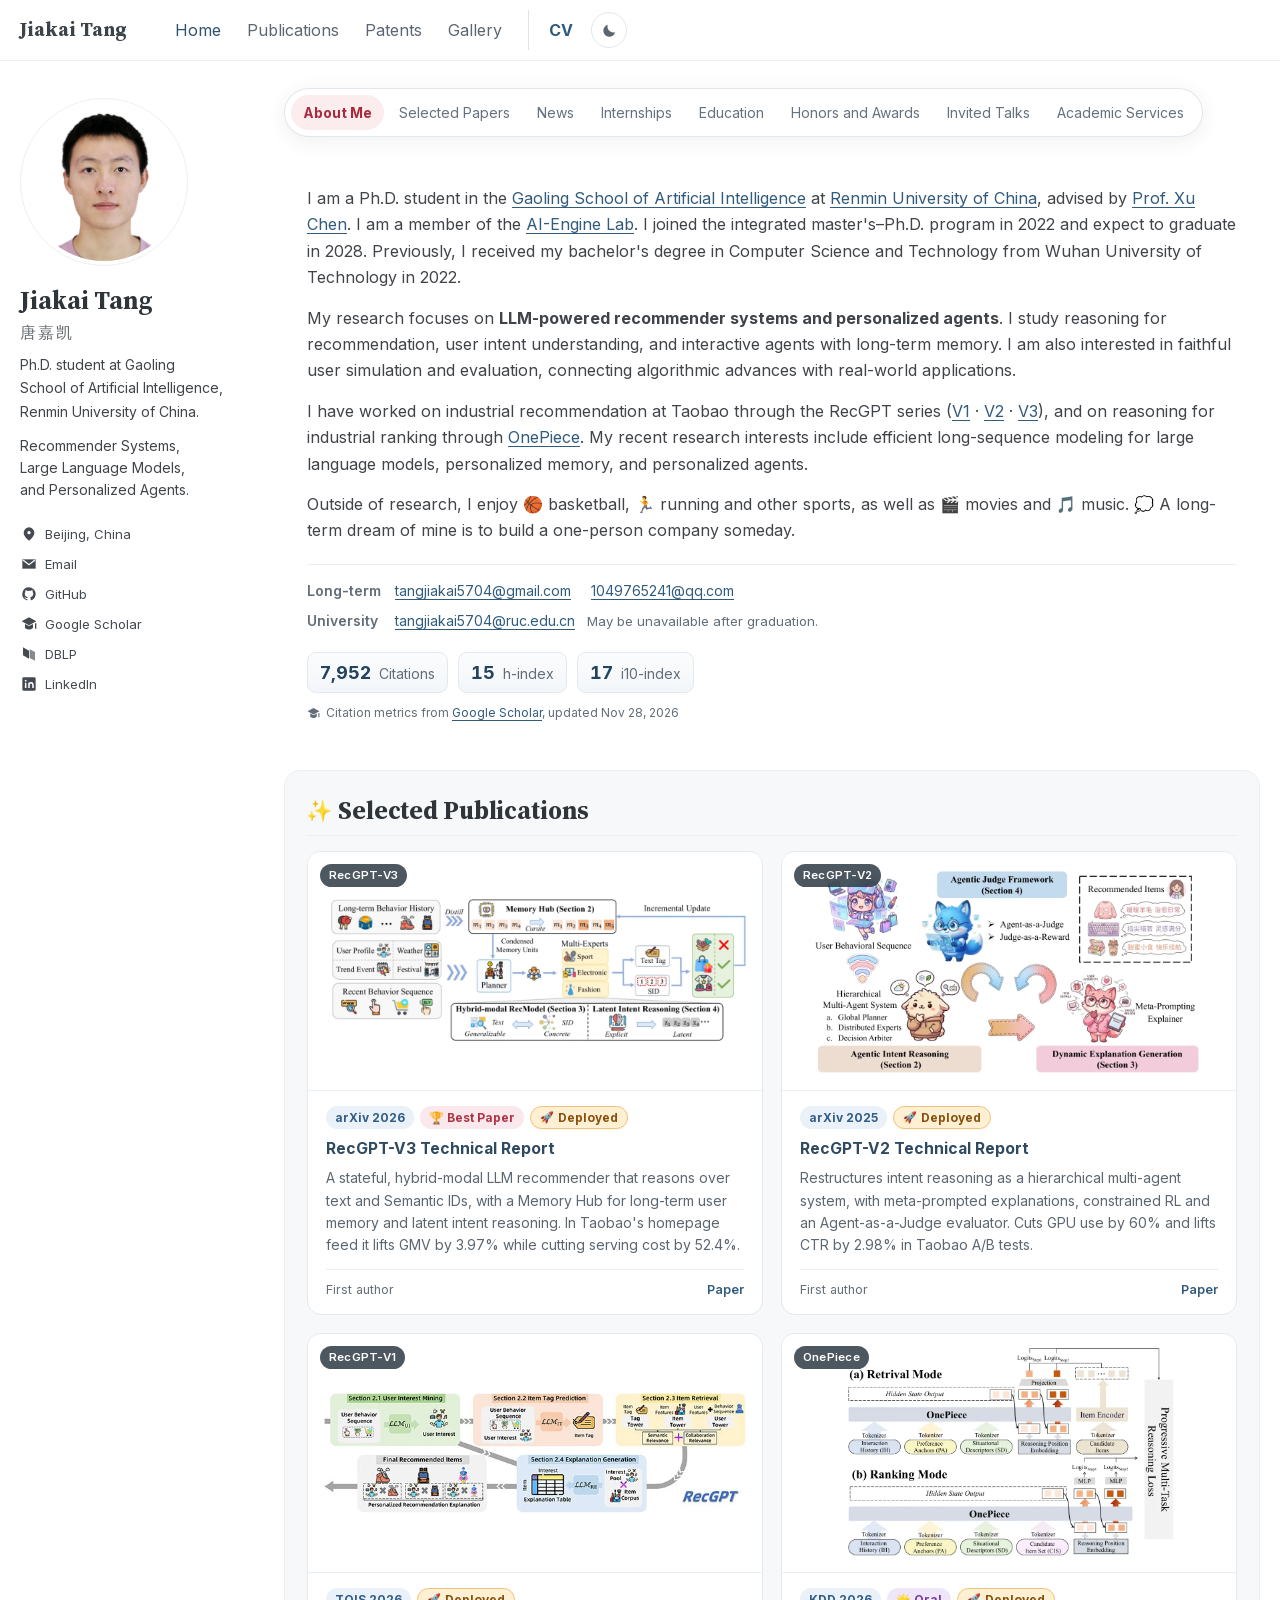
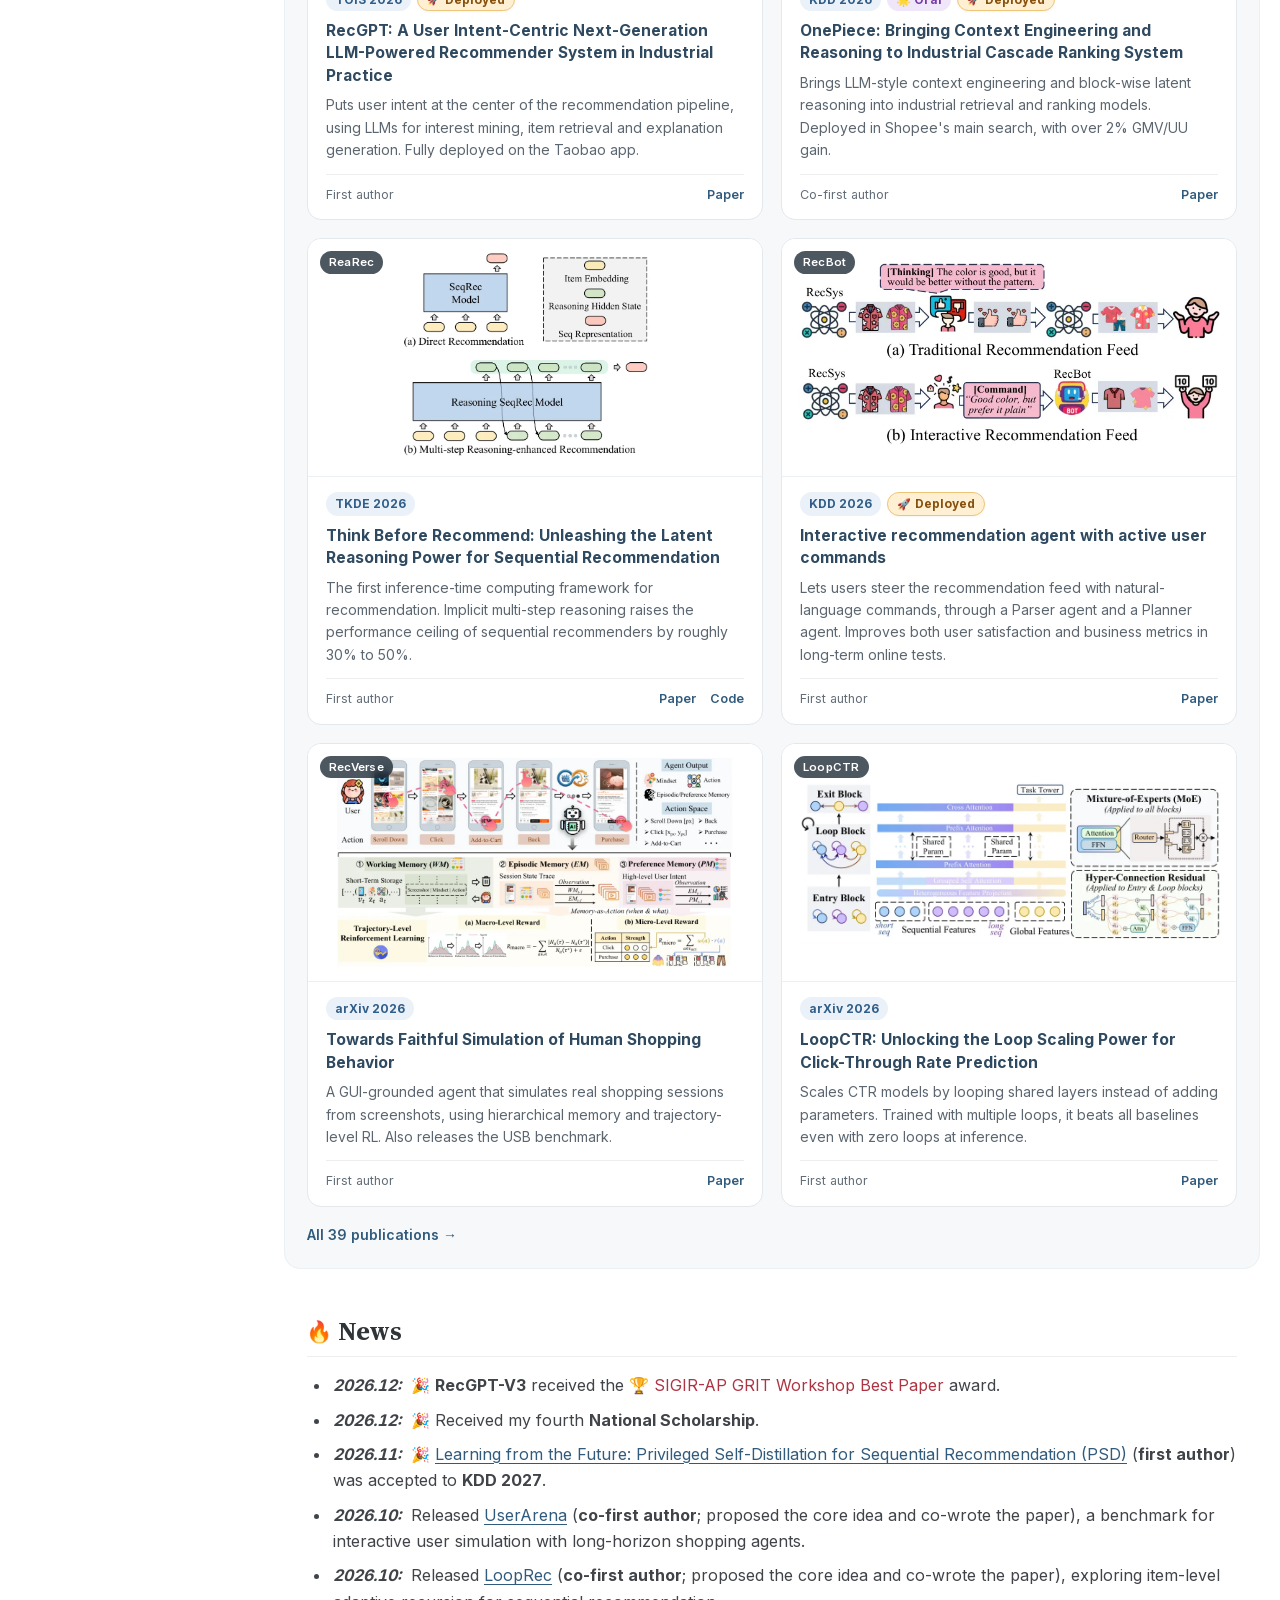
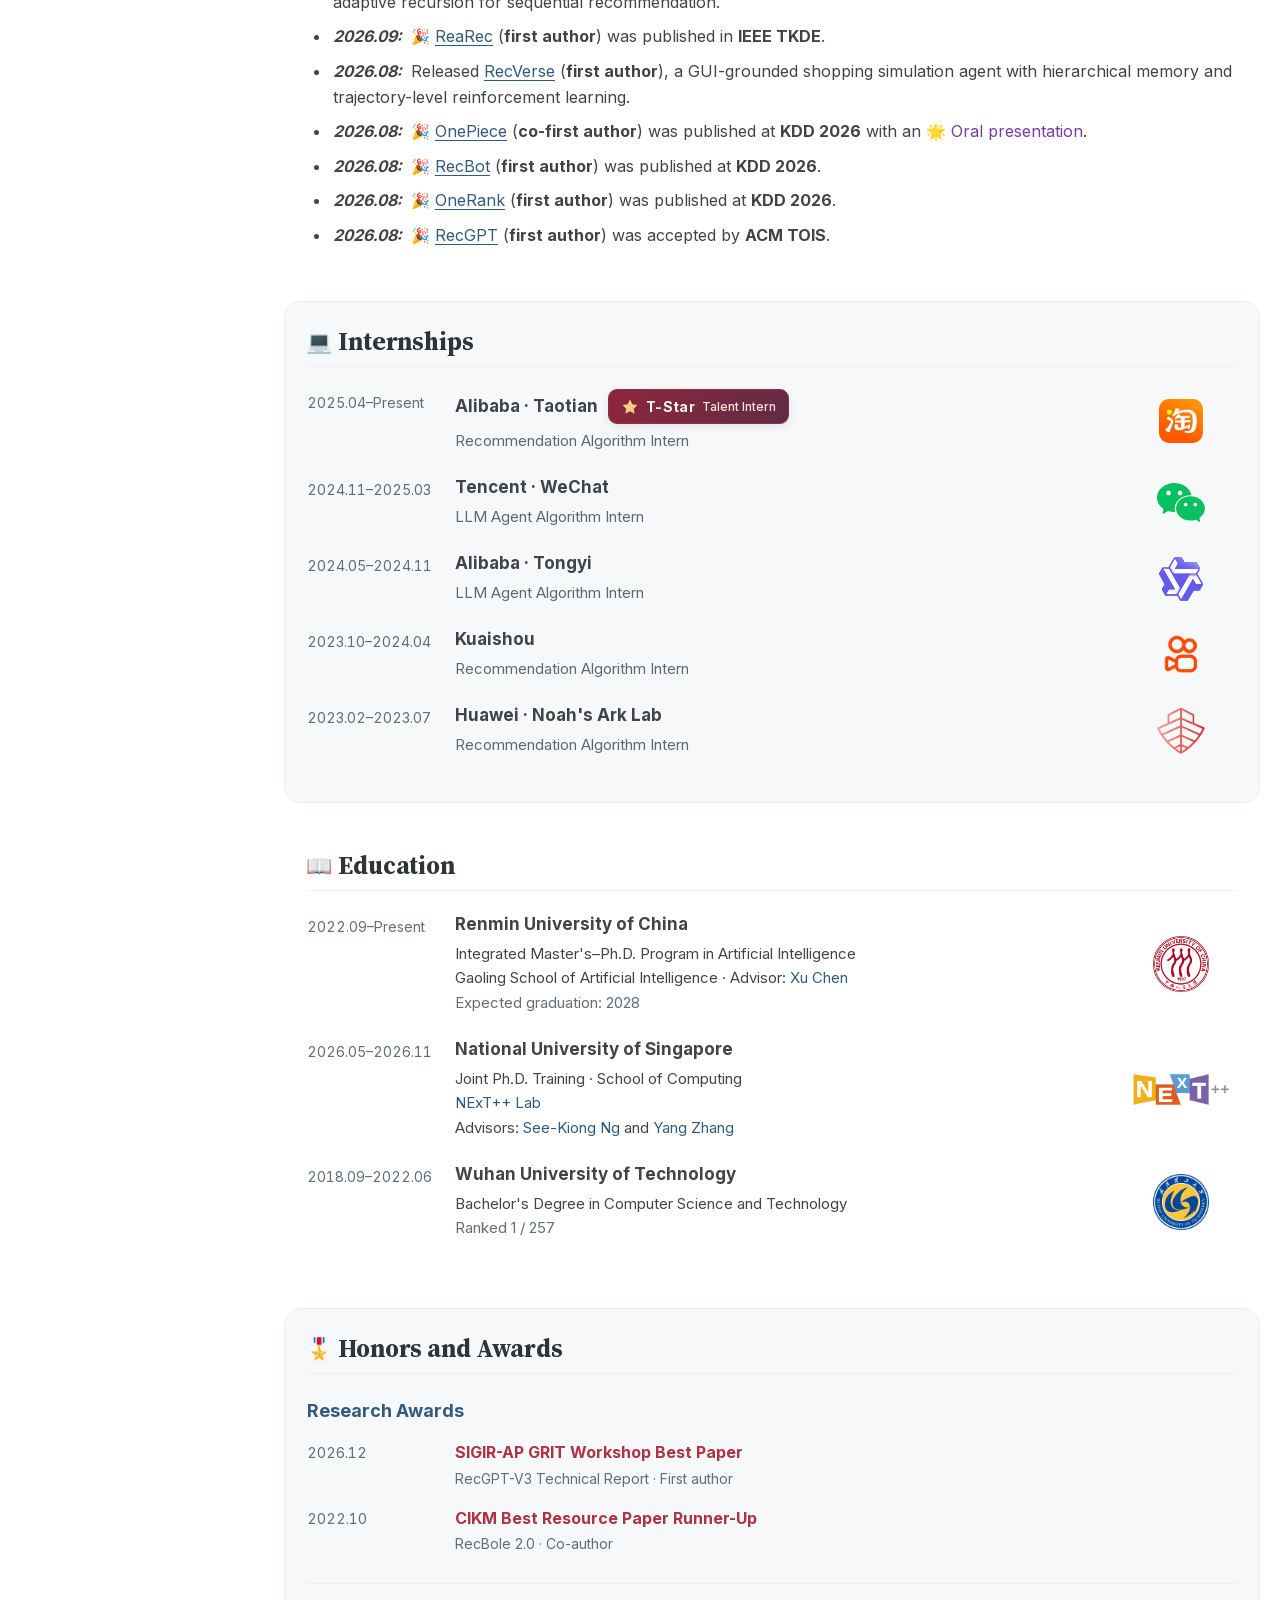
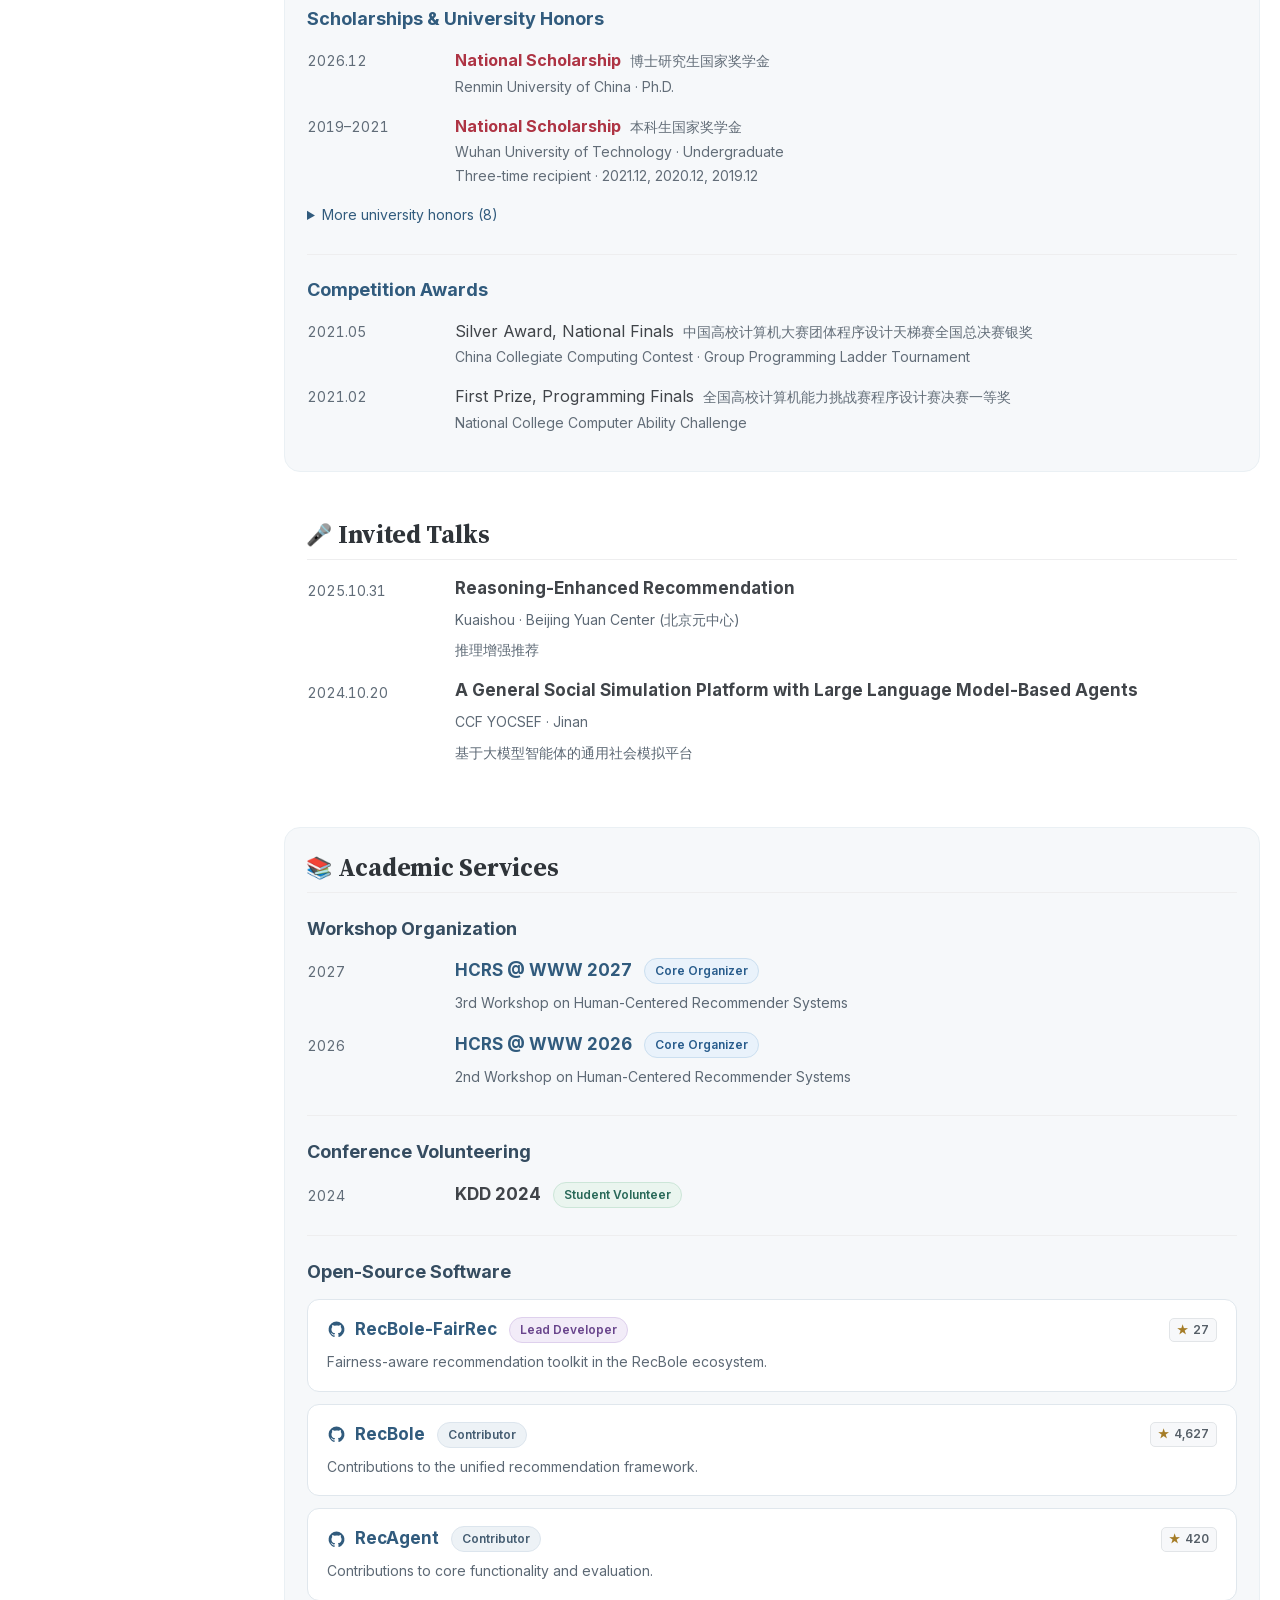
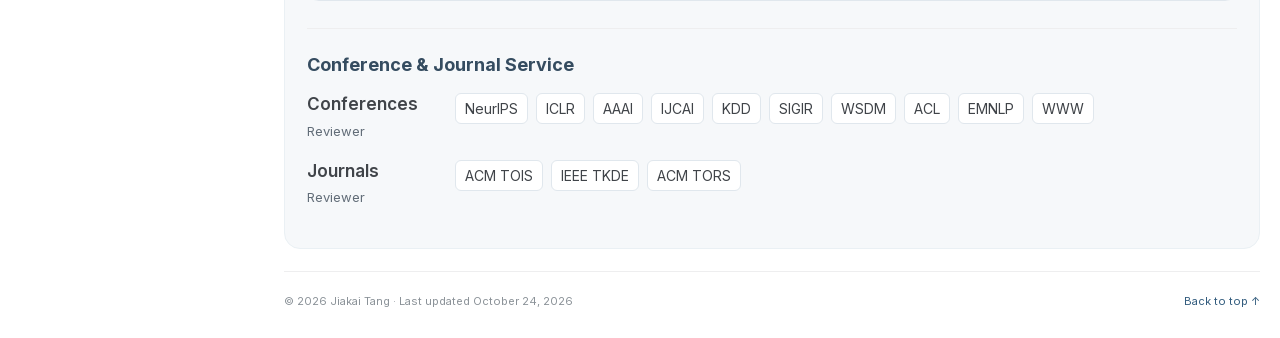
<file: index.html>
<!doctype html>
<html lang="en">
<head>
  <meta charset="utf-8">
  <meta name="viewport" content="width=device-width, initial-scale=1">
  <title>Jiakai Tang · 唐嘉凯</title>
  <meta name="description" content="Jiakai Tang is a Ph.D. student at Renmin University of China. Research on recommender systems, reasoning with large language models, and personalized agents.">
  <meta name="theme-color" content="#ffffff">
  <meta name="color-scheme" content="light">
  <script>
    // Light by default; apply a saved dark choice before the first paint.
    (() => {
      let theme;
      try { theme = localStorage.getItem('theme'); } catch {}
      document.documentElement.dataset.theme = theme === 'dark' ? 'dark' : 'light';
    })();
  </script>
  <meta name="google-site-verification" content="IjU5DXIl_b3xuy8beeihjfm2RMkB2Yd6SPrrIbL4gnI">
  <link rel="canonical" href="https://tangjiakai.github.io/">
  <meta property="og:type" content="profile">
  <meta property="og:title" content="Jiakai Tang · 唐嘉凯">
  <meta property="og:description" content="Jiakai Tang is a Ph.D. student at Renmin University of China. Research on recommender systems, reasoning with large language models, and personalized agents.">
  <meta property="og:url" content="https://tangjiakai.github.io/">
  <meta property="og:image" content="https://tangjiakai.github.io/assets/portrait.jpg">
  <link rel="icon" href="/favicon.ico?v=d891ac708d90" sizes="16x16 32x32 48x48" type="image/x-icon">
  <link rel="icon" href="assets/favicon-32.png?v=d891ac708d90" sizes="32x32" type="image/png">
  <link rel="icon" href="assets/favicon-16.png?v=d891ac708d90" sizes="16x16" type="image/png">
  <link rel="icon" href="assets/favicon.svg?v=d891ac708d90" type="image/svg+xml">
  <link rel="apple-touch-icon" href="/apple-touch-icon.png?v=d891ac708d90" sizes="180x180">
  <link rel="preload" href="assets/fonts/inter-latin.woff2" as="font" type="font/woff2" crossorigin>
  <link rel="stylesheet" href="assets/style.css?v=84a4698795c0">
  <script type="application/ld+json">{"@context": "https://schema.org", "@type": "Person", "name": "Jiakai Tang", "alternateName": "唐嘉凯", "url": "https://tangjiakai.github.io/", "image": "https://tangjiakai.github.io/assets/portrait.jpg", "affiliation": {"@type": "CollegeOrUniversity", "name": "Renmin University of China"}, "sameAs": ["https://github.com/TangJiakai", "https://scholar.google.com/citations?user=7kB-4sEAAAAJ", "https://dblp.org/pid/294/2295.html", "https://www.linkedin.com/in/%E5%98%89%E5%87%AF-%E5%94%90-744894299/"], "knowsAbout": ["Recommender Systems", "Large Language Models", "Personalized Agents"]}</script>
  <script src="assets/site.js?v=a91f11faf3ba" defer></script>
</head>
<body>
<a class="skip-link" href="#main">Skip to content</a>
<header class="masthead"><div class="nav-wrap">
  <a class="brand" href="index.html">Jiakai Tang</a>
  <nav aria-label="Main navigation"><div class="nav-sections"><a href="index.html" class="active" aria-current="page">Home</a><a href="publications.html">Publications</a><a href="patents.html">Patents</a><a href="gallery.html">Gallery</a></div><a class="nav-cv" href="assets/Jiakai-Tang-CV.pdf" target="_blank" rel="noopener" title="View CV in a new tab">CV</a><button type="button" class="theme-toggle" aria-label="Switch to dark mode" title="Switch theme"><svg class="icon-moon" viewBox="0 0 24 24" aria-hidden="true" focusable="false"><path d="M20 14.5A8.5 8.5 0 0 1 9.5 4a8.5 8.5 0 1 0 10.5 10.5Z"/></svg><svg class="icon-sun" viewBox="0 0 24 24" aria-hidden="true" focusable="false"><circle cx="12" cy="12" r="4.2"/><path d="M12 2.5v2.2M12 19.3v2.2M2.5 12h2.2M19.3 12h2.2M5.3 5.3l1.6 1.6M17.1 17.1l1.6 1.6M5.3 18.7l1.6-1.6M17.1 6.9l1.6-1.6"/></svg></button></nav>
</div></header>
<div class="page-layout">
  <aside class="profile" aria-label="Profile">
    <img class="portrait" src="assets/portrait.jpg" width="413" height="591" alt="Portrait of Jiakai Tang">
    <h1>Jiakai Tang <span lang="zh-CN">唐嘉凯</span></h1>
    <p class="affiliation">Ph.D. student at Gaoling School of Artificial Intelligence, Renmin University of China.</p>
    <p class="profile-interests">Recommender Systems,<br>Large Language Models,<br>and Personalized Agents.</p>
    <ul class="contact-links">
      <li><span class="contact-row"><svg class="contact-icon" viewBox="0 0 24 24" aria-hidden="true" focusable="false"><path d="M20 10c0 6-8 12-8 12S4 16 4 10a8 8 0 1 1 16 0Z"/><circle cx="12" cy="10" r="2.5" fill="white"/></svg><span>Beijing, China</span></span></li>
      <li><a class="contact-row" href="mailto:tangjiakai5704@gmail.com"><svg class="contact-icon" viewBox="0 0 24 24" aria-hidden="true" focusable="false"><path d="M2 5h20v14H2Z"/><path d="m3 6 9 7 9-7" fill="none" stroke="white" stroke-width="1.8"/></svg><span>Email</span></a></li>
      <li><a class="contact-row" href="https://github.com/TangJiakai"><svg class="contact-icon" viewBox="0 0 24 24" aria-hidden="true" focusable="false"><path d="M12 2a10 10 0 0 0-3.16 19.49c.5.09.68-.22.68-.48v-1.69c-2.78.61-3.37-1.18-3.37-1.18-.45-1.16-1.11-1.47-1.11-1.47-.91-.62.07-.61.07-.61 1 .07 1.53 1.03 1.53 1.03.89 1.53 2.34 1.09 2.91.83.09-.65.35-1.09.64-1.34-2.22-.25-4.56-1.11-4.56-4.94 0-1.09.39-1.99 1.03-2.69-.1-.25-.45-1.27.1-2.65 0 0 .84-.27 2.75 1.03A9.6 9.6 0 0 1 12 6.99c.85 0 1.71.11 2.51.34 1.91-1.3 2.75-1.03 2.75-1.03.55 1.38.2 2.4.1 2.65.64.7 1.03 1.6 1.03 2.69 0 3.84-2.34 4.69-4.57 4.94.36.31.68.92.68 1.85v2.58c0 .27.18.58.69.48A10 10 0 0 0 12 2Z"/></svg><span>GitHub</span></a></li>
      <li><a class="contact-row" href="https://scholar.google.com/citations?user=7kB-4sEAAAAJ"><svg class="contact-icon" viewBox="0 0 24 24" aria-hidden="true" focusable="false"><path d="m1 8 11-6 11 6-11 6Zm5 4 6 3 6-3v6c-4 3-8 3-12 0Zm15-1h2v8h-2Z"/></svg><span>Google Scholar</span></a></li>
      <li><a class="contact-row" href="https://dblp.org/pid/294/2295.html"><svg class="contact-icon" viewBox="0 0 24 24" aria-hidden="true" focusable="false"><path d="m3 2 9 5v12l-9-5Z"/><path d="m13 5 8 4v13l-8-4Z" opacity=".65"/></svg><span>DBLP</span></a></li>
      <li><a class="contact-row" href="https://www.linkedin.com/in/%E5%98%89%E5%87%AF-%E5%94%90-744894299/"><svg class="contact-icon" viewBox="0 0 24 24" aria-hidden="true" focusable="false"><rect x="2" y="2" width="20" height="20" rx="2"/><circle cx="7" cy="7" r="1.4" fill="white"/><path d="M7 10v8m5 0v-8m0 4c0-5 6-5 6 0v4" fill="none" stroke="white" stroke-width="2.3"/></svg><span>LinkedIn</span></a></li>
    </ul>
  </aside>
  <main id="main"><nav class="section-nav floating-nav" aria-label="On this page"><a href="#about">About Me</a><a href="#selected">Selected Papers</a><a href="#news">News</a><a href="#experience">Internships</a><a href="#education">Education</a><a href="#honors">Honors and Awards</a><a href="#talks">Invited Talks</a><a href="#service">Academic Services</a></nav>
<section class="home-section" id="about" aria-labelledby="about-title">
      <h2 id="about-title" class="sr-only">About Me</h2>
      <p>I am a Ph.D. student in the <a href="https://ai.ruc.edu.cn/">Gaoling School of Artificial Intelligence</a> at <a href="https://www.ruc.edu.cn/">Renmin University of China</a>, advised by <a href="https://ai.ruc.edu.cn/szdw/zrjs/cx/index.htm">Prof. Xu Chen</a>. I am a member of the <a href="https://ai-engine-lab.com/">AI-Engine Lab</a>. I joined the integrated master's–Ph.D. program in 2022 and expect to graduate in 2028. Previously, I received my bachelor's degree in Computer Science and Technology from Wuhan University of Technology in 2022.</p>
      <p>My research focuses on <strong>LLM-powered recommender systems and personalized agents</strong>. I study reasoning for recommendation, user intent understanding, and interactive agents with long-term memory. I am also interested in faithful user simulation and evaluation, connecting algorithmic advances with real-world applications.</p>
      <p>I have worked on industrial recommendation at Taobao through the RecGPT series (<a href="https://dl.acm.org/doi/10.1145/3846382" aria-label="RecGPT V1 paper">V1</a> · <a href="https://arxiv.org/abs/2512.14503" aria-label="RecGPT V2 technical report">V2</a> · <a href="https://arxiv.org/abs/2607.15591" aria-label="RecGPT V3 technical report">V3</a>), and on reasoning for industrial ranking through <a href="https://dl.acm.org/doi/10.1145/3770855.3818456">OnePiece</a>. My recent research interests include efficient long-sequence modeling for large language models, personalized memory, and personalized agents.</p>
      <p>Outside of research, I enjoy <span aria-hidden="true">🏀</span> basketball, <span aria-hidden="true">🏃</span> running and other sports, as well as <span aria-hidden="true">🎬</span> movies and <span aria-hidden="true">🎵</span> music. <span aria-hidden="true">💭</span> A long-term dream of mine is to build a one-person company someday.</p>
      <div class="email-contacts" aria-label="Email addresses">
        <div class="email-contact-row"><span class="email-label">Long-term</span><div class="email-options"><a href="mailto:tangjiakai5704@gmail.com">tangjiakai5704@gmail.com</a><a href="mailto:1049765241@qq.com">1049765241@qq.com</a></div></div>
        <div class="email-contact-row"><span class="email-label">University</span><div><a href="mailto:tangjiakai5704@ruc.edu.cn">tangjiakai5704@ruc.edu.cn</a><span class="email-note">May be unavailable after graduation.</span></div></div>
      </div>
      <ul class="stat-strip" aria-label="Google Scholar metrics">
        <li><a href="https://scholar.google.com/citations?user=7kB-4sEAAAAJ&hl=en"><strong>7,952</strong><span>Citations</span></a></li>
        <li><a href="https://scholar.google.com/citations?user=7kB-4sEAAAAJ&hl=en"><strong>15</strong><span>h-index</span></a></li>
        <li><a href="https://scholar.google.com/citations?user=7kB-4sEAAAAJ&hl=en"><strong>17</strong><span>i10-index</span></a></li>
      </ul>
      <p class="stat-note"><svg class="contact-icon" viewBox="0 0 24 24" aria-hidden="true" focusable="false"><path d="m1 8 11-6 11 6-11 6Zm5 4 6 3 6-3v6c-4 3-8 3-12 0Zm15-1h2v8h-2Z"/></svg><span>Citation metrics from <a href="https://scholar.google.com/citations?user=7kB-4sEAAAAJ&hl=en">Google Scholar</a>, updated Nov 28, 2026</span></p>
    </section>
<section class="home-section home-section--tinted" id="selected" aria-labelledby="selected-title">
      <h2 id="selected-title"><span aria-hidden="true">✨</span> Selected Publications</h2>
      <ul class="paper-cards"><li class="paper-card">
        <a class="paper-cover paper-cover--figure" href="https://arxiv.org/abs/2607.15591" tabindex="-1" aria-hidden="true"><img src="assets/papers/recgpt-v3.webp" alt="" loading="lazy" decoding="async"><span class="cover-chip">RecGPT-V3</span></a>
        <div class="paper-card-body">
          <p class="paper-tags"><span class="badge venue">arXiv 2026</span><span class="badge award">🏆 Best Paper</span><span class="badge deployed"><span aria-hidden="true">🚀</span> Deployed</span></p>
          <h3><a href="https://arxiv.org/abs/2607.15591">RecGPT-V3 Technical Report</a></h3>
          <p class="paper-summary">A stateful, hybrid-modal LLM recommender that reasons over text and Semantic IDs, with a Memory Hub for long-term user memory and latent intent reasoning. In Taobao&#x27;s homepage feed it lifts GMV by 3.97% while cutting serving cost by 52.4%.</p>
          <p class="paper-card-foot"><span>First author</span><span class="paper-actions"><a href="https://arxiv.org/abs/2607.15591">Paper</a></span></p>
        </div>
      </li><li class="paper-card">
        <a class="paper-cover paper-cover--figure" href="https://arxiv.org/abs/2512.14503" tabindex="-1" aria-hidden="true"><img src="assets/papers/recgpt-v2.webp" alt="" loading="lazy" decoding="async"><span class="cover-chip">RecGPT-V2</span></a>
        <div class="paper-card-body">
          <p class="paper-tags"><span class="badge venue">arXiv 2025</span><span class="badge deployed"><span aria-hidden="true">🚀</span> Deployed</span></p>
          <h3><a href="https://arxiv.org/abs/2512.14503">RecGPT-V2 Technical Report</a></h3>
          <p class="paper-summary">Restructures intent reasoning as a hierarchical multi-agent system, with meta-prompted explanations, constrained RL and an Agent-as-a-Judge evaluator. Cuts GPU use by 60% and lifts CTR by 2.98% in Taobao A/B tests.</p>
          <p class="paper-card-foot"><span>First author</span><span class="paper-actions"><a href="https://arxiv.org/abs/2512.14503">Paper</a></span></p>
        </div>
      </li><li class="paper-card">
        <a class="paper-cover paper-cover--figure" href="https://dl.acm.org/doi/10.1145/3846382" tabindex="-1" aria-hidden="true"><img src="assets/papers/recgpt.webp" alt="" loading="lazy" decoding="async"><span class="cover-chip">RecGPT-V1</span></a>
        <div class="paper-card-body">
          <p class="paper-tags"><span class="badge venue">TOIS 2026</span><span class="badge deployed"><span aria-hidden="true">🚀</span> Deployed</span></p>
          <h3><a href="https://dl.acm.org/doi/10.1145/3846382">RecGPT: A User Intent-Centric Next-Generation LLM-Powered Recommender System in Industrial Practice</a></h3>
          <p class="paper-summary">Puts user intent at the center of the recommendation pipeline, using LLMs for interest mining, item retrieval and explanation generation. Fully deployed on the Taobao app.</p>
          <p class="paper-card-foot"><span>First author</span><span class="paper-actions"><a href="https://dl.acm.org/doi/10.1145/3846382">Paper</a></span></p>
        </div>
      </li><li class="paper-card">
        <a class="paper-cover paper-cover--figure" href="https://dl.acm.org/doi/10.1145/3770855.3818456" tabindex="-1" aria-hidden="true"><img src="assets/papers/onepiece.webp" alt="" loading="lazy" decoding="async"><span class="cover-chip">OnePiece</span></a>
        <div class="paper-card-body">
          <p class="paper-tags"><span class="badge venue">KDD 2026</span><span class="badge oral">🌟 Oral</span><span class="badge deployed"><span aria-hidden="true">🚀</span> Deployed</span></p>
          <h3><a href="https://dl.acm.org/doi/10.1145/3770855.3818456">OnePiece: Bringing Context Engineering and Reasoning to Industrial Cascade Ranking System</a></h3>
          <p class="paper-summary">Brings LLM-style context engineering and block-wise latent reasoning into industrial retrieval and ranking models. Deployed in Shopee&#x27;s main search, with over 2% GMV/UU gain.</p>
          <p class="paper-card-foot"><span>Co-first author</span><span class="paper-actions"><a href="https://dl.acm.org/doi/10.1145/3770855.3818456">Paper</a></span></p>
        </div>
      </li><li class="paper-card">
        <a class="paper-cover paper-cover--figure" href="https://ieeexplore.ieee.org/document/11523596/" tabindex="-1" aria-hidden="true"><img src="assets/papers/rearec.webp" alt="" loading="lazy" decoding="async"><span class="cover-chip">ReaRec</span></a>
        <div class="paper-card-body">
          <p class="paper-tags"><span class="badge venue">TKDE 2026</span></p>
          <h3><a href="https://ieeexplore.ieee.org/document/11523596/">Think Before Recommend: Unleashing the Latent Reasoning Power for Sequential Recommendation</a></h3>
          <p class="paper-summary">The first inference-time computing framework for recommendation. Implicit multi-step reasoning raises the performance ceiling of sequential recommenders by roughly 30% to 50%.</p>
          <p class="paper-card-foot"><span>First author</span><span class="paper-actions"><a href="https://ieeexplore.ieee.org/document/11523596/">Paper</a><a href="https://github.com/TangJiakai/ReaRec">Code</a></span></p>
        </div>
      </li><li class="paper-card">
        <a class="paper-cover paper-cover--figure" href="https://dl.acm.org/doi/10.1145/3770855.3817619" tabindex="-1" aria-hidden="true"><img src="assets/papers/recbot.webp" alt="" loading="lazy" decoding="async"><span class="cover-chip">RecBot</span></a>
        <div class="paper-card-body">
          <p class="paper-tags"><span class="badge venue">KDD 2026</span><span class="badge deployed"><span aria-hidden="true">🚀</span> Deployed</span></p>
          <h3><a href="https://dl.acm.org/doi/10.1145/3770855.3817619">Interactive recommendation agent with active user commands</a></h3>
          <p class="paper-summary">Lets users steer the recommendation feed with natural-language commands, through a Parser agent and a Planner agent. Improves both user satisfaction and business metrics in long-term online tests.</p>
          <p class="paper-card-foot"><span>First author</span><span class="paper-actions"><a href="https://dl.acm.org/doi/10.1145/3770855.3817619">Paper</a></span></p>
        </div>
      </li><li class="paper-card">
        <a class="paper-cover paper-cover--figure" href="https://arxiv.org/abs/2608.20707" tabindex="-1" aria-hidden="true"><img src="assets/papers/recverse.webp" alt="" loading="lazy" decoding="async"><span class="cover-chip">RecVerse</span></a>
        <div class="paper-card-body">
          <p class="paper-tags"><span class="badge venue">arXiv 2026</span></p>
          <h3><a href="https://arxiv.org/abs/2608.20707">Towards Faithful Simulation of Human Shopping Behavior</a></h3>
          <p class="paper-summary">A GUI-grounded agent that simulates real shopping sessions from screenshots, using hierarchical memory and trajectory-level RL. Also releases the USB benchmark.</p>
          <p class="paper-card-foot"><span>First author</span><span class="paper-actions"><a href="https://arxiv.org/abs/2608.20707">Paper</a></span></p>
        </div>
      </li><li class="paper-card">
        <a class="paper-cover paper-cover--figure" href="https://arxiv.org/abs/2604.19550" tabindex="-1" aria-hidden="true"><img src="assets/papers/loopctr.webp" alt="" loading="lazy" decoding="async"><span class="cover-chip">LoopCTR</span></a>
        <div class="paper-card-body">
          <p class="paper-tags"><span class="badge venue">arXiv 2026</span></p>
          <h3><a href="https://arxiv.org/abs/2604.19550">LoopCTR: Unlocking the Loop Scaling Power for Click-Through Rate Prediction</a></h3>
          <p class="paper-summary">Scales CTR models by looping shared layers instead of adding parameters. Trained with multiple loops, it beats all baselines even with zero loops at inference.</p>
          <p class="paper-card-foot"><span>First author</span><span class="paper-actions"><a href="https://arxiv.org/abs/2604.19550">Paper</a></span></p>
        </div>
      </li></ul>
      <p class="section-more"><a href="publications.html">All 39 publications →</a></p>
    </section>
<section class="home-section" id="news" aria-labelledby="news-title">
      <h2 id="news-title"><span aria-hidden="true">🔥</span> News</h2>
      <ul class="news-list"><li><time datetime="2026-12">2026.12</time><span><span class="news-celebration" aria-hidden="true">🎉</span> <strong>RecGPT-V3</strong> received the <span class="award-text">🏆 SIGIR-AP GRIT Workshop Best Paper</span> award.</span></li><li><time datetime="2026-12">2026.12</time><span><span class="news-celebration" aria-hidden="true">🎉</span> Received my fourth <strong>National Scholarship</strong>.</span></li><li><time datetime="2026-11">2026.11</time><span><span class="news-celebration" aria-hidden="true">🎉</span> <a href="publications.html#paper-14">Learning from the Future: Privileged Self-Distillation for Sequential Recommendation (PSD)</a> (<strong>first author</strong>) was accepted to <strong>KDD 2027</strong>.</span></li><li><time datetime="2026-10">2026.10</time><span>Released <a href="https://arxiv.org/abs/2610.30932">UserArena</a> (<strong>co-first author</strong>; proposed the core idea and co-wrote the paper), a benchmark for interactive user simulation with long-horizon shopping agents.</span></li><li><time datetime="2026-10">2026.10</time><span>Released <a href="https://arxiv.org/abs/2610.30128">LoopRec</a> (<strong>co-first author</strong>; proposed the core idea and co-wrote the paper), exploring item-level adaptive recursion for sequential recommendation.</span></li><li><time datetime="2026-09">2026.09</time><span><span class="news-celebration" aria-hidden="true">🎉</span> <a href="https://ieeexplore.ieee.org/document/11523596/">ReaRec</a> (<strong>first author</strong>) was published in <strong>IEEE TKDE</strong>.</span></li><li><time datetime="2026-08">2026.08</time><span>Released <a href="https://arxiv.org/abs/2608.20707">RecVerse</a> (<strong>first author</strong>), a GUI-grounded shopping simulation agent with hierarchical memory and trajectory-level reinforcement learning.</span></li><li><time datetime="2026-08">2026.08</time><span><span class="news-celebration" aria-hidden="true">🎉</span> <a href="https://dl.acm.org/doi/10.1145/3770855.3818456">OnePiece</a> (<strong>co-first author</strong>) was published at <strong>KDD 2026</strong> with an <span class="oral-text">🌟 Oral presentation</span>.</span></li><li><time datetime="2026-08">2026.08</time><span><span class="news-celebration" aria-hidden="true">🎉</span> <a href="https://dl.acm.org/doi/10.1145/3770855.3817619">RecBot</a> (<strong>first author</strong>) was published at <strong>KDD 2026</strong>.</span></li><li><time datetime="2026-08">2026.08</time><span><span class="news-celebration" aria-hidden="true">🎉</span> <a href="https://dl.acm.org/doi/10.1145/3770855.3818457">OneRank</a> (<strong>first author</strong>) was published at <strong>KDD 2026</strong>.</span></li><li><time datetime="2026-08">2026.08</time><span><span class="news-celebration" aria-hidden="true">🎉</span> <a href="https://dl.acm.org/doi/10.1145/3846382">RecGPT</a> (<strong>first author</strong>) was accepted by <strong>ACM TOIS</strong>.</span></li></ul>
    </section>
<section class="home-section home-section--tinted" id="experience" aria-labelledby="experience-title">
      <h2 id="experience-title"><span aria-hidden="true">💻</span> Internships</h2>
      <ul class="dated-list experience-list">
        <li><span class="date">2025.04–Present</span><div class="employer"><span class="company-logo company-logo--taotian" aria-hidden="true"><img src="assets/logos/taotian.png" alt="" loading="lazy" decoding="async"></span><div><h3 class="employer-heading"><span>Alibaba · Taotian</span><span class="talent-badge" title="T-Star 人才实习"><svg viewBox="0 0 24 24" aria-hidden="true" focusable="false"><path d="m12 2 3.1 6.3 6.9 1-5 4.9 1.2 6.8-6.2-3.2L5.8 21 7 14.2 2 9.3l6.9-1Z"/></svg><strong>T-Star</strong><span>Talent Intern</span></span></h3><p class="position">Recommendation Algorithm Intern</p></div></div></li>
        <li><span class="date">2024.11–2025.03</span><div class="employer"><span class="company-logo company-logo--wechat" aria-hidden="true"><img src="assets/logos/wechat.svg" alt="" loading="lazy" decoding="async"></span><div><h3>Tencent · WeChat</h3><p class="position">LLM Agent Algorithm Intern</p></div></div></li>
        <li><span class="date">2024.05–2024.11</span><div class="employer"><span class="company-logo company-logo--tongyi" aria-hidden="true"><img src="assets/logos/tongyi.svg" alt="" loading="lazy" decoding="async"></span><div><h3>Alibaba · Tongyi</h3><p class="position">LLM Agent Algorithm Intern</p></div></div></li>
        <li><span class="date">2023.10–2024.04</span><div class="employer"><span class="company-logo company-logo--kuaishou" aria-hidden="true"><img src="assets/logos/kuaishou.png" alt="" loading="lazy" decoding="async"></span><div><h3>Kuaishou</h3><p class="position">Recommendation Algorithm Intern</p></div></div></li>
        <li><span class="date">2023.02–2023.07</span><div class="employer"><span class="company-logo company-logo--noah" aria-hidden="true"><img src="assets/logos/noah.png" alt="" loading="lazy" decoding="async"></span><div><h3>Huawei · Noah's Ark Lab</h3><p class="position">Recommendation Algorithm Intern</p></div></div></li>
      </ul>
    </section>
<section class="home-section" id="education" aria-labelledby="education-title">
      <h2 id="education-title"><span aria-hidden="true">📖</span> Education</h2>
      <ul class="dated-list education-list">
        <li><span class="date">2022.09–Present</span><div class="school"><span class="school-logo" aria-hidden="true"><img src="assets/logos/ruc.webp" alt="" width="56" height="56" loading="lazy" decoding="async"></span><h3>Renmin University of China</h3><p>Integrated Master's–Ph.D. Program in Artificial Intelligence<br>Gaoling School of Artificial Intelligence · Advisor: <a href="https://ai.ruc.edu.cn/szdw/zrjs/cx/index.htm" target="_blank" rel="noopener">Xu Chen</a><br><span class="muted">Expected graduation: 2028</span></p></div></li>
        <li><span class="date">2026.05–2026.11</span><div class="school school--next"><span class="school-logo school-logo--next" aria-hidden="true"><img src="assets/logos/next.png" alt="" width="100" height="56" loading="lazy" decoding="async"></span><h3>National University of Singapore</h3><p>Joint Ph.D. Training · School of Computing<br><a href="https://www.nextcenter.org/" target="_blank" rel="noopener">NExT++ Lab</a><br>Advisors: <a href="https://www.comp.nus.edu.sg/cs/people/ngsk/" target="_blank" rel="noopener">See-Kiong Ng</a> and <a href="https://zyang1580.github.io/" target="_blank" rel="noopener">Yang Zhang</a></p></div></li>
        <li><span class="date">2018.09–2022.06</span><div class="school"><span class="school-logo" aria-hidden="true"><img src="assets/logos/whut.png" alt="" width="56" height="56" loading="lazy" decoding="async"></span><h3>Wuhan University of Technology</h3><p>Bachelor's Degree in Computer Science and Technology<br><span class="muted">Ranked 1 / 257</span></p></div></li>
      </ul>
    </section>
<section class="home-section home-section--tinted" id="honors" aria-labelledby="honors-title">
      <h2 id="honors-title"><span aria-hidden="true">🎖️</span> Honors and Awards</h2>
      <div class="honor-group"><h3 class="honor-group-title">Research Awards</h3><ul class="dated-list honors-list"><li><span class="date">2026.12</span><div><strong class="award-text">SIGIR-AP GRIT Workshop Best Paper</strong><span class="honor-detail">RecGPT-V3 Technical Report · First author</span></div></li><li><span class="date">2022.10</span><div><strong class="award-text">CIKM Best Resource Paper Runner-Up</strong><span class="honor-detail">RecBole 2.0 · Co-author</span></div></li></ul></div><div class="honor-group"><h3 class="honor-group-title">Scholarships &amp; University Honors</h3><ul class="dated-list honors-list"><li><span class="date">2026.12</span><div><strong class="award-text">National Scholarship</strong><span class="honor-cn" lang="zh-CN">博士研究生国家奖学金</span><span class="honor-detail">Renmin University of China · Ph.D.</span></div></li><li><span class="date">2019–2021</span><div><strong class="award-text">National Scholarship</strong><span class="honor-cn" lang="zh-CN">本科生国家奖学金</span><span class="honor-detail">Wuhan University of Technology · Undergraduate</span><span class="honor-detail">Three-time recipient · 2021.12, 2020.12, 2019.12</span></div></li></ul><details class="honor-more"><summary>More university honors (8)</summary><ul class="dated-list honors-list"><li><span class="date">2023–2025</span><div>Academic Excellence Scholarship<span class="honor-cn" lang="zh-CN">学习优秀奖学金</span><span class="honor-detail">Renmin University of China</span><span class="honor-detail">First class: 2024.12 · Third class: 2025.11, 2023.11</span></div></li><li><span class="date">2023–2025</span><div>Merit Student<span class="honor-cn" lang="zh-CN">三好学生</span><span class="honor-detail">Renmin University of China</span><span class="honor-detail">Two-time recipient · 2025.09, 2023.09</span></div></li><li><span class="date">2023.09</span><div>Outstanding Student Leader<span class="honor-cn" lang="zh-CN">优秀学生干部</span><span class="honor-detail">Renmin University of China</span></div></li><li><span class="date">2023.09</span><div>Third-Class Scholarship for Social Work and Volunteer Service<span class="honor-cn" lang="zh-CN">社会工作与志愿服务骨干三等奖学金</span><span class="honor-detail">Renmin University of China</span></div></li><li><span class="date">2022</span><div>Outstanding Graduate<span class="honor-cn" lang="zh-CN">优秀本科毕业生</span><span class="honor-detail">Wuhan University of Technology</span></div></li><li><span class="date">2019–2020</span><div>Model Merit Student<span class="honor-cn" lang="zh-CN">校三好学生标兵</span><span class="honor-detail">Wuhan University of Technology</span><span class="honor-detail">Two-time recipient · 2020.11, 2019.11</span></div></li><li><span class="date">2020</span><div>Outstanding Youth League Cadre<span class="honor-cn" lang="zh-CN">校优秀共青团干部</span><span class="honor-detail">Wuhan University of Technology · Academic year 2019–2020</span></div></li><li><span class="date">2019.05</span><div>Outstanding Youth League Member<span class="honor-cn" lang="zh-CN">校优秀团员</span><span class="honor-detail">Wuhan University of Technology · Academic year 2018–2019</span></div></li></ul></details></div><div class="honor-group"><h3 class="honor-group-title">Competition Awards</h3><ul class="dated-list honors-list"><li><span class="date">2021.05</span><div>Silver Award, National Finals<span class="honor-cn" lang="zh-CN">中国高校计算机大赛团体程序设计天梯赛全国总决赛银奖</span><span class="honor-detail">China Collegiate Computing Contest · Group Programming Ladder Tournament</span></div></li><li><span class="date">2021.02</span><div>First Prize, Programming Finals<span class="honor-cn" lang="zh-CN">全国高校计算机能力挑战赛程序设计赛决赛一等奖</span><span class="honor-detail">National College Computer Ability Challenge</span></div></li></ul></div>
    </section>
<section class="home-section" id="talks" aria-labelledby="talks-title">
      <h2 id="talks-title"><span aria-hidden="true">🎤</span> Invited Talks</h2>
      <ul class="dated-list workshop-list"><li><time class="date" datetime="2025-10-31">2025.10.31</time><div><div class="service-entry-heading"><h4>Reasoning-Enhanced Recommendation</h4></div><p class="service-description">Kuaishou · Beijing Yuan Center (北京元中心)</p><p class="service-description" lang="zh-CN">推理增强推荐</p></div></li><li><time class="date" datetime="2024-10-20">2024.10.20</time><div><div class="service-entry-heading"><h4>A General Social Simulation Platform with Large Language Model-Based Agents</h4></div><p class="service-description">CCF YOCSEF · Jinan</p><p class="service-description" lang="zh-CN">基于大模型智能体的通用社会模拟平台</p></div></li></ul>
    </section>
<section class="home-section home-section--tinted" id="service" aria-labelledby="service-title">
      <h2 id="service-title"><span aria-hidden="true">📚</span> Academic Services</h2>
      <div class="service-group">
        <h3 class="service-group-title">Workshop Organization</h3>
        <ul class="dated-list workshop-list"><li><span class="date">2027</span><div><div class="service-entry-heading"><h4><a href="https://hcrs2027.github.io/">HCRS @ WWW 2027</a></h4><span class="service-role service-role--organizer">Core Organizer</span></div><p class="service-description">3rd Workshop on Human-Centered Recommender Systems</p></div></li><li><span class="date">2026</span><div><div class="service-entry-heading"><h4><a href="https://hcrec.github.io/">HCRS @ WWW 2026</a></h4><span class="service-role service-role--organizer">Core Organizer</span></div><p class="service-description">2nd Workshop on Human-Centered Recommender Systems</p></div></li></ul>
      </div>
      <div class="service-group" id="conference-volunteering">
        <h3 class="service-group-title">Conference Volunteering</h3>
        <ul class="dated-list workshop-list"><li><span class="date">2024</span><div class="service-entry-heading"><h4>KDD 2024</h4><span class="service-role service-role--volunteer">Student Volunteer</span></div></li></ul>
      </div>
      <div class="service-group">
        <h3 class="service-group-title">Open-Source Software</h3>
        <ul class="software-list"><li><div class="software-heading"><h4><a href="https://github.com/TangJiakai/RecBole-FairRec"><svg class="contact-icon" viewBox="0 0 24 24" aria-hidden="true" focusable="false"><path d="M12 2a10 10 0 0 0-3.16 19.49c.5.09.68-.22.68-.48v-1.69c-2.78.61-3.37-1.18-3.37-1.18-.45-1.16-1.11-1.47-1.11-1.47-.91-.62.07-.61.07-.61 1 .07 1.53 1.03 1.53 1.03.89 1.53 2.34 1.09 2.91.83.09-.65.35-1.09.64-1.34-2.22-.25-4.56-1.11-4.56-4.94 0-1.09.39-1.99 1.03-2.69-.1-.25-.45-1.27.1-2.65 0 0 .84-.27 2.75 1.03A9.6 9.6 0 0 1 12 6.99c.85 0 1.71.11 2.51.34 1.91-1.3 2.75-1.03 2.75-1.03.55 1.38.2 2.4.1 2.65.64.7 1.03 1.6 1.03 2.69 0 3.84-2.34 4.69-4.57 4.94.36.31.68.92.68 1.85v2.58c0 .27.18.58.69.48A10 10 0 0 0 12 2Z"/></svg>RecBole-FairRec</a></h4><span class="service-role service-role--lead">Lead Developer</span><a class="github-stars" href="https://github.com/TangJiakai/RecBole-FairRec" aria-label="tangjiakai/recbole-fairrec: 27 GitHub stars" title="GitHub stars · Updated 2026-11-28"><span aria-hidden="true">★</span><span>27</span></a></div><p class="service-description">Fairness-aware recommendation toolkit in the RecBole ecosystem.</p></li><li><div class="software-heading"><h4><a href="https://github.com/RUCAIBox/RecBole"><svg class="contact-icon" viewBox="0 0 24 24" aria-hidden="true" focusable="false"><path d="M12 2a10 10 0 0 0-3.16 19.49c.5.09.68-.22.68-.48v-1.69c-2.78.61-3.37-1.18-3.37-1.18-.45-1.16-1.11-1.47-1.11-1.47-.91-.62.07-.61.07-.61 1 .07 1.53 1.03 1.53 1.03.89 1.53 2.34 1.09 2.91.83.09-.65.35-1.09.64-1.34-2.22-.25-4.56-1.11-4.56-4.94 0-1.09.39-1.99 1.03-2.69-.1-.25-.45-1.27.1-2.65 0 0 .84-.27 2.75 1.03A9.6 9.6 0 0 1 12 6.99c.85 0 1.71.11 2.51.34 1.91-1.3 2.75-1.03 2.75-1.03.55 1.38.2 2.4.1 2.65.64.7 1.03 1.6 1.03 2.69 0 3.84-2.34 4.69-4.57 4.94.36.31.68.92.68 1.85v2.58c0 .27.18.58.69.48A10 10 0 0 0 12 2Z"/></svg>RecBole</a></h4><span class="service-role service-role--contributor">Contributor</span><a class="github-stars" href="https://github.com/RUCAIBox/RecBole" aria-label="rucaibox/recbole: 4,627 GitHub stars" title="GitHub stars · Updated 2026-11-28"><span aria-hidden="true">★</span><span>4,627</span></a></div><p class="service-description">Contributions to the unified recommendation framework.</p></li><li><div class="software-heading"><h4><a href="https://github.com/RUC-GSAI/YuLan-Rec"><svg class="contact-icon" viewBox="0 0 24 24" aria-hidden="true" focusable="false"><path d="M12 2a10 10 0 0 0-3.16 19.49c.5.09.68-.22.68-.48v-1.69c-2.78.61-3.37-1.18-3.37-1.18-.45-1.16-1.11-1.47-1.11-1.47-.91-.62.07-.61.07-.61 1 .07 1.53 1.03 1.53 1.03.89 1.53 2.34 1.09 2.91.83.09-.65.35-1.09.64-1.34-2.22-.25-4.56-1.11-4.56-4.94 0-1.09.39-1.99 1.03-2.69-.1-.25-.45-1.27.1-2.65 0 0 .84-.27 2.75 1.03A9.6 9.6 0 0 1 12 6.99c.85 0 1.71.11 2.51.34 1.91-1.3 2.75-1.03 2.75-1.03.55 1.38.2 2.4.1 2.65.64.7 1.03 1.6 1.03 2.69 0 3.84-2.34 4.69-4.57 4.94.36.31.68.92.68 1.85v2.58c0 .27.18.58.69.48A10 10 0 0 0 12 2Z"/></svg>RecAgent</a></h4><span class="service-role service-role--contributor">Contributor</span><a class="github-stars" href="https://github.com/RUC-GSAI/YuLan-Rec" aria-label="ruc-gsai/yulan-rec: 420 GitHub stars" title="GitHub stars · Updated 2026-11-28"><span aria-hidden="true">★</span><span>420</span></a></div><p class="service-description">Contributions to core functionality and evaluation.</p></li></ul>
      </div>
      <div class="service-group">
        <h3 class="service-group-title">Conference &amp; Journal Service</h3>
        <div class="review-group"><div><h4>Conferences</h4><span class="review-role">Reviewer</span></div><ul class="venue-list" aria-label="Conferences"><li>NeurIPS</li><li>ICLR</li><li>AAAI</li><li>IJCAI</li><li>KDD</li><li>SIGIR</li><li>WSDM</li><li>ACL</li><li>EMNLP</li><li>WWW</li></ul></div><div class="review-group"><div><h4>Journals</h4><span class="review-role">Reviewer</span></div><ul class="venue-list" aria-label="Journals"><li>ACM TOIS</li><li>IEEE TKDE</li><li>ACM TORS</li></ul></div>
      </div>
    </section><footer><span>© 2026 Jiakai Tang · Last updated October 24, 2026</span><a href="#main">Back to top ↑</a></footer></main>
</div>
</body>
</html>
</file>
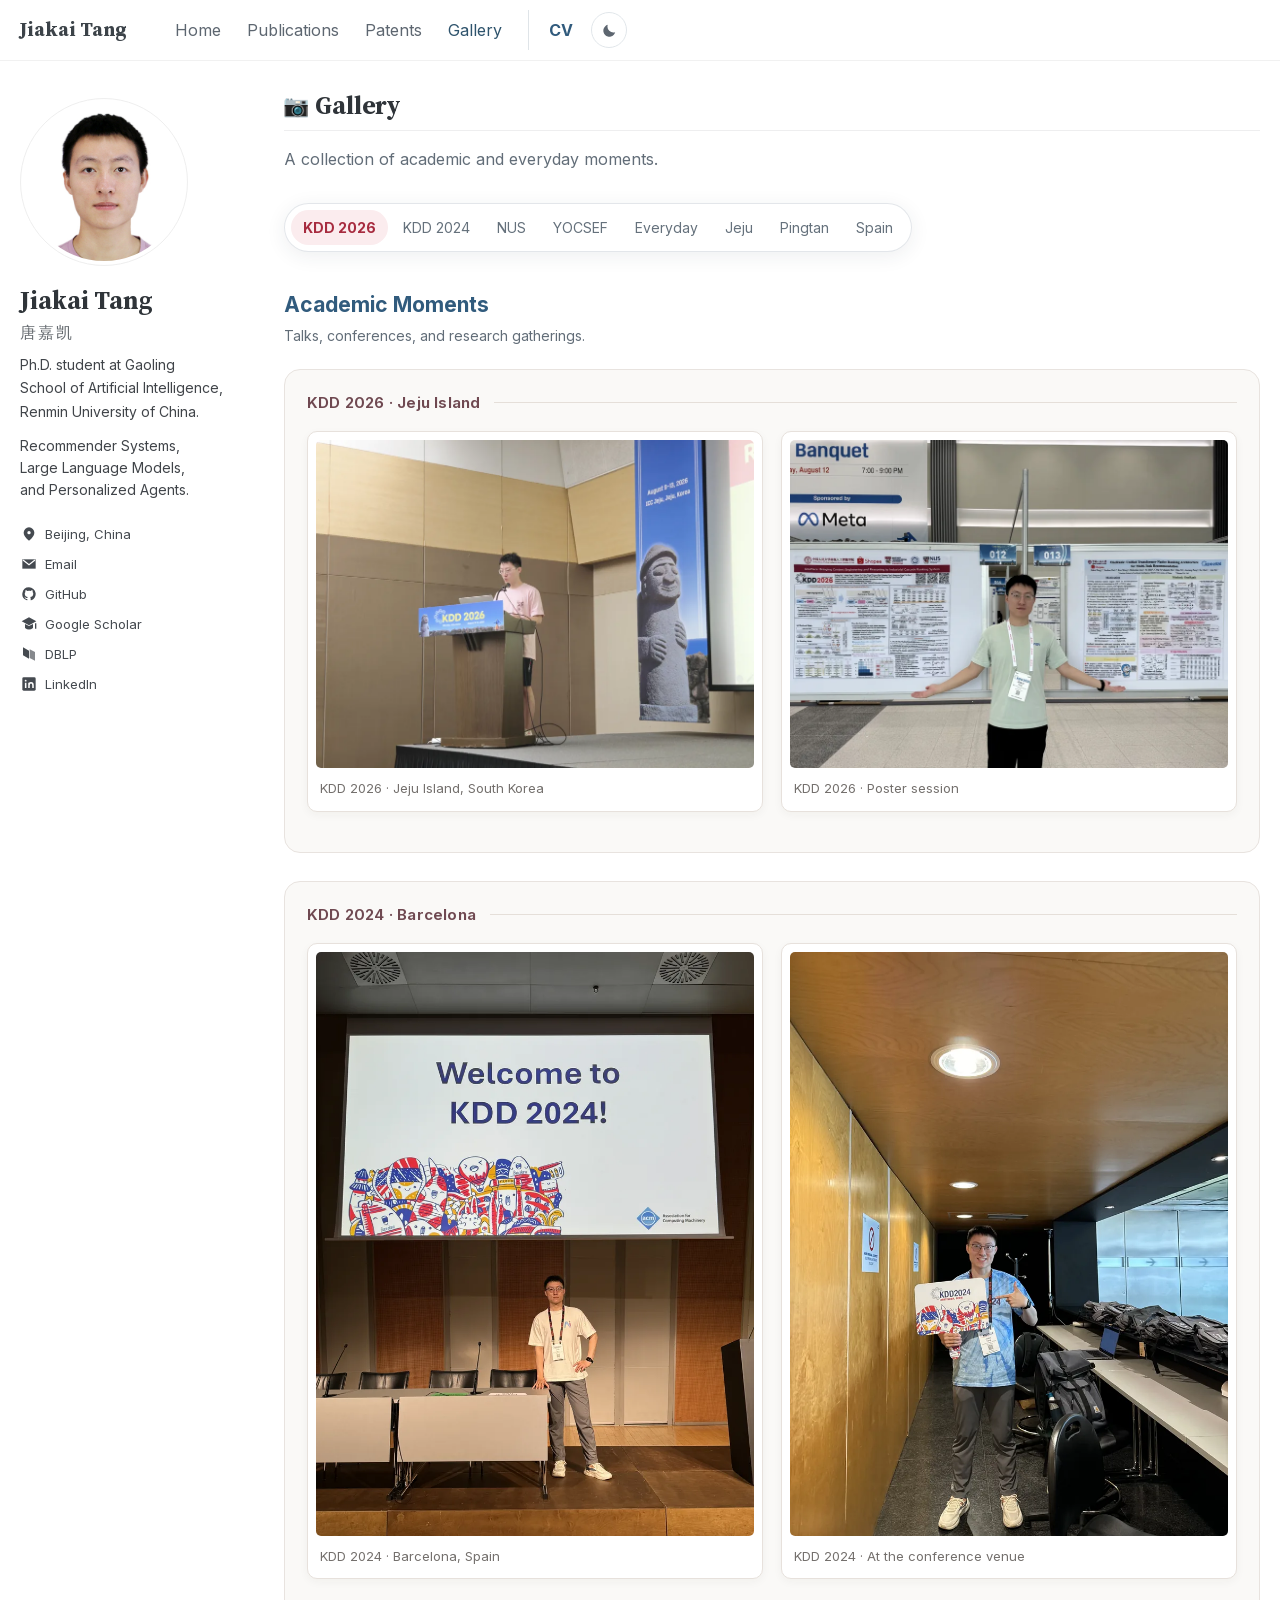
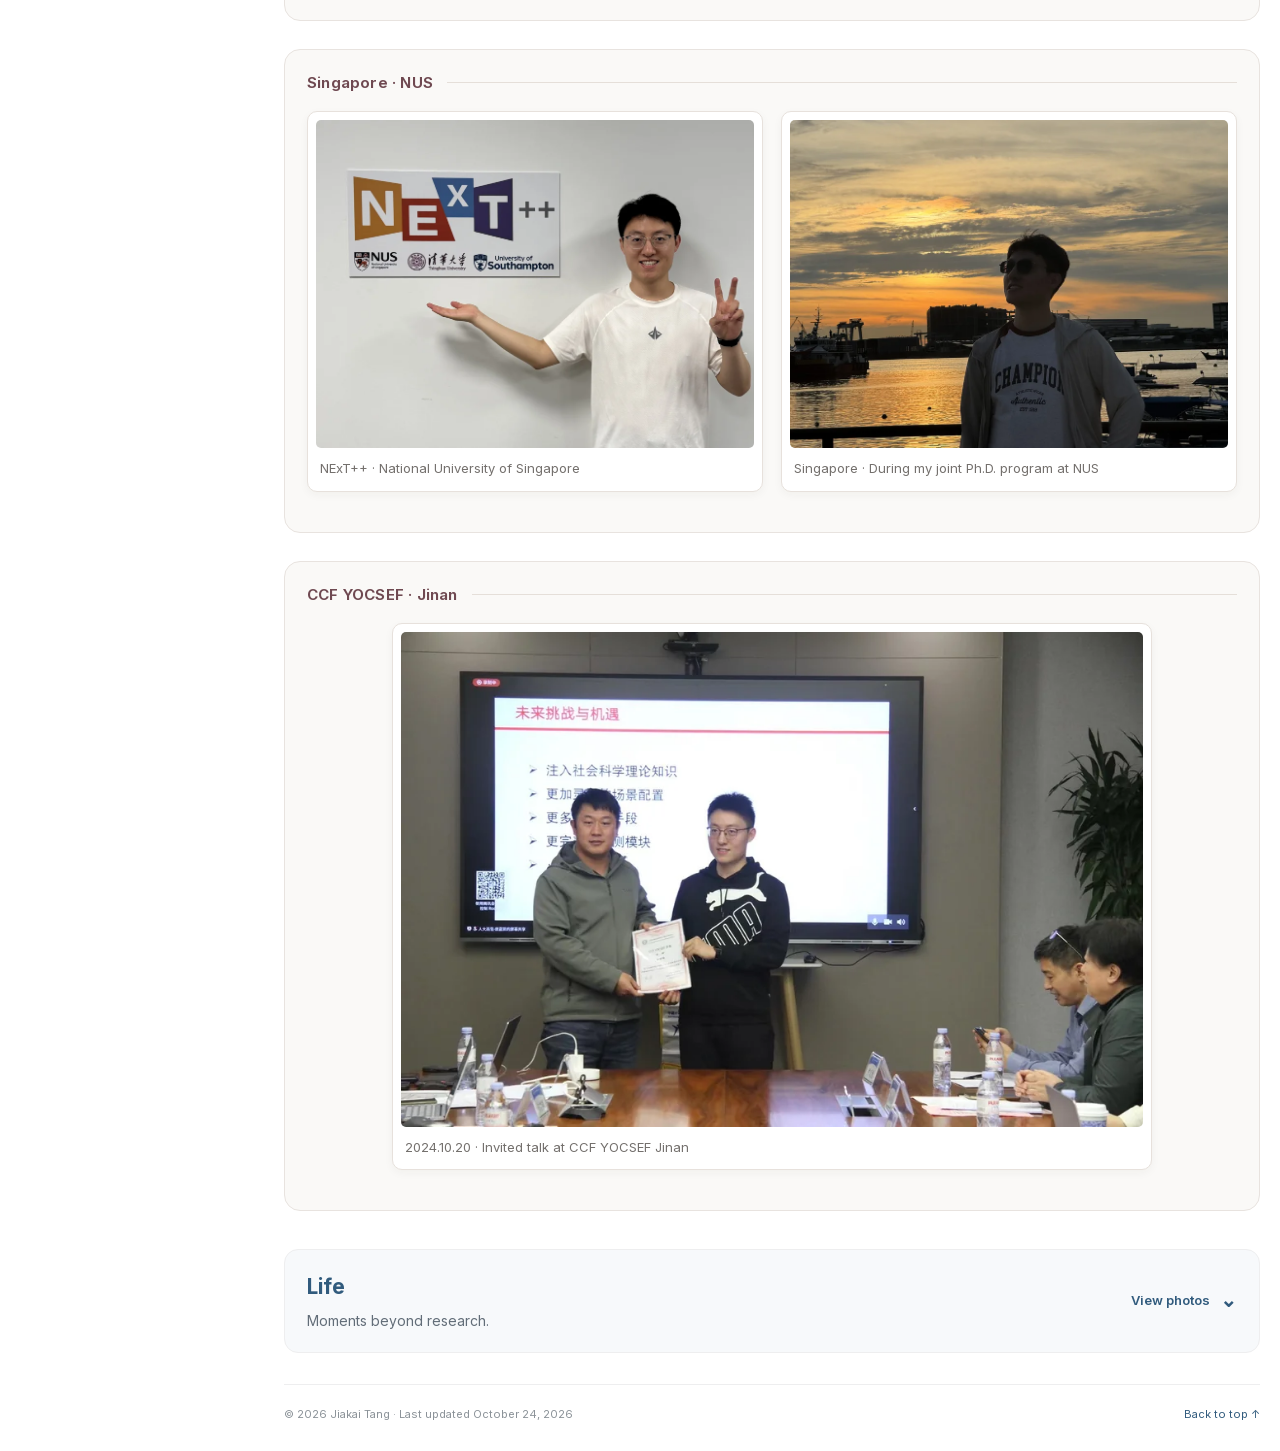
<file: gallery.html>
<!doctype html>
<html lang="en">
<head>
  <meta charset="utf-8">
  <meta name="viewport" content="width=device-width, initial-scale=1">
  <title>Gallery · Jiakai Tang</title>
  <meta name="description" content="Academic and everyday moments from Jiakai Tang.">
  <meta name="theme-color" content="#ffffff">
  <meta name="color-scheme" content="light">
  <script>
    // Light by default; apply a saved dark choice before the first paint.
    (() => {
      let theme;
      try { theme = localStorage.getItem('theme'); } catch {}
      document.documentElement.dataset.theme = theme === 'dark' ? 'dark' : 'light';
    })();
  </script>
  <meta name="google-site-verification" content="IjU5DXIl_b3xuy8beeihjfm2RMkB2Yd6SPrrIbL4gnI">
  <link rel="canonical" href="https://tangjiakai.github.io/gallery.html">
  <meta property="og:type" content="profile">
  <meta property="og:title" content="Gallery · Jiakai Tang">
  <meta property="og:description" content="Academic and everyday moments from Jiakai Tang.">
  <meta property="og:url" content="https://tangjiakai.github.io/gallery.html">
  <meta property="og:image" content="https://tangjiakai.github.io/assets/portrait.jpg">
  <link rel="icon" href="/favicon.ico?v=d891ac708d90" sizes="16x16 32x32 48x48" type="image/x-icon">
  <link rel="icon" href="assets/favicon-32.png?v=d891ac708d90" sizes="32x32" type="image/png">
  <link rel="icon" href="assets/favicon-16.png?v=d891ac708d90" sizes="16x16" type="image/png">
  <link rel="icon" href="assets/favicon.svg?v=d891ac708d90" type="image/svg+xml">
  <link rel="apple-touch-icon" href="/apple-touch-icon.png?v=d891ac708d90" sizes="180x180">
  <link rel="preload" href="assets/fonts/inter-latin.woff2" as="font" type="font/woff2" crossorigin>
  <link rel="stylesheet" href="assets/style.css?v=84a4698795c0">
  <script type="application/ld+json">{"@context": "https://schema.org", "@type": "Person", "name": "Jiakai Tang", "alternateName": "唐嘉凯", "url": "https://tangjiakai.github.io/", "image": "https://tangjiakai.github.io/assets/portrait.jpg", "affiliation": {"@type": "CollegeOrUniversity", "name": "Renmin University of China"}, "sameAs": ["https://github.com/TangJiakai", "https://scholar.google.com/citations?user=7kB-4sEAAAAJ", "https://dblp.org/pid/294/2295.html", "https://www.linkedin.com/in/%E5%98%89%E5%87%AF-%E5%94%90-744894299/"], "knowsAbout": ["Recommender Systems", "Large Language Models", "Personalized Agents"]}</script>
  <script src="assets/site.js?v=a91f11faf3ba" defer></script>
</head>
<body>
<a class="skip-link" href="#main">Skip to content</a>
<header class="masthead"><div class="nav-wrap">
  <a class="brand" href="index.html">Jiakai Tang</a>
  <nav aria-label="Main navigation"><div class="nav-sections"><a href="index.html">Home</a><a href="publications.html">Publications</a><a href="patents.html">Patents</a><a href="gallery.html" class="active" aria-current="page">Gallery</a></div><a class="nav-cv" href="assets/Jiakai-Tang-CV.pdf" target="_blank" rel="noopener" title="View CV in a new tab">CV</a><button type="button" class="theme-toggle" aria-label="Switch to dark mode" title="Switch theme"><svg class="icon-moon" viewBox="0 0 24 24" aria-hidden="true" focusable="false"><path d="M20 14.5A8.5 8.5 0 0 1 9.5 4a8.5 8.5 0 1 0 10.5 10.5Z"/></svg><svg class="icon-sun" viewBox="0 0 24 24" aria-hidden="true" focusable="false"><circle cx="12" cy="12" r="4.2"/><path d="M12 2.5v2.2M12 19.3v2.2M2.5 12h2.2M19.3 12h2.2M5.3 5.3l1.6 1.6M17.1 17.1l1.6 1.6M5.3 18.7l1.6-1.6M17.1 6.9l1.6-1.6"/></svg></button></nav>
</div></header>
<div class="page-layout">
  <aside class="profile" aria-label="Profile">
    <img class="portrait" src="assets/portrait.jpg" width="413" height="591" alt="Portrait of Jiakai Tang">
    <h1>Jiakai Tang <span lang="zh-CN">唐嘉凯</span></h1>
    <p class="affiliation">Ph.D. student at Gaoling School of Artificial Intelligence, Renmin University of China.</p>
    <p class="profile-interests">Recommender Systems,<br>Large Language Models,<br>and Personalized Agents.</p>
    <ul class="contact-links">
      <li><span class="contact-row"><svg class="contact-icon" viewBox="0 0 24 24" aria-hidden="true" focusable="false"><path d="M20 10c0 6-8 12-8 12S4 16 4 10a8 8 0 1 1 16 0Z"/><circle cx="12" cy="10" r="2.5" fill="white"/></svg><span>Beijing, China</span></span></li>
      <li><a class="contact-row" href="mailto:tangjiakai5704@gmail.com"><svg class="contact-icon" viewBox="0 0 24 24" aria-hidden="true" focusable="false"><path d="M2 5h20v14H2Z"/><path d="m3 6 9 7 9-7" fill="none" stroke="white" stroke-width="1.8"/></svg><span>Email</span></a></li>
      <li><a class="contact-row" href="https://github.com/TangJiakai"><svg class="contact-icon" viewBox="0 0 24 24" aria-hidden="true" focusable="false"><path d="M12 2a10 10 0 0 0-3.16 19.49c.5.09.68-.22.68-.48v-1.69c-2.78.61-3.37-1.18-3.37-1.18-.45-1.16-1.11-1.47-1.11-1.47-.91-.62.07-.61.07-.61 1 .07 1.53 1.03 1.53 1.03.89 1.53 2.34 1.09 2.91.83.09-.65.35-1.09.64-1.34-2.22-.25-4.56-1.11-4.56-4.94 0-1.09.39-1.99 1.03-2.69-.1-.25-.45-1.27.1-2.65 0 0 .84-.27 2.75 1.03A9.6 9.6 0 0 1 12 6.99c.85 0 1.71.11 2.51.34 1.91-1.3 2.75-1.03 2.75-1.03.55 1.38.2 2.4.1 2.65.64.7 1.03 1.6 1.03 2.69 0 3.84-2.34 4.69-4.57 4.94.36.31.68.92.68 1.85v2.58c0 .27.18.58.69.48A10 10 0 0 0 12 2Z"/></svg><span>GitHub</span></a></li>
      <li><a class="contact-row" href="https://scholar.google.com/citations?user=7kB-4sEAAAAJ"><svg class="contact-icon" viewBox="0 0 24 24" aria-hidden="true" focusable="false"><path d="m1 8 11-6 11 6-11 6Zm5 4 6 3 6-3v6c-4 3-8 3-12 0Zm15-1h2v8h-2Z"/></svg><span>Google Scholar</span></a></li>
      <li><a class="contact-row" href="https://dblp.org/pid/294/2295.html"><svg class="contact-icon" viewBox="0 0 24 24" aria-hidden="true" focusable="false"><path d="m3 2 9 5v12l-9-5Z"/><path d="m13 5 8 4v13l-8-4Z" opacity=".65"/></svg><span>DBLP</span></a></li>
      <li><a class="contact-row" href="https://www.linkedin.com/in/%E5%98%89%E5%87%AF-%E5%94%90-744894299/"><svg class="contact-icon" viewBox="0 0 24 24" aria-hidden="true" focusable="false"><rect x="2" y="2" width="20" height="20" rx="2"/><circle cx="7" cy="7" r="1.4" fill="white"/><path d="M7 10v8m5 0v-8m0 4c0-5 6-5 6 0v4" fill="none" stroke="white" stroke-width="2.3"/></svg><span>LinkedIn</span></a></li>
    </ul>
  </aside>
  <main id="main"><section id="gallery" aria-labelledby="gallery-title"><h2 id="gallery-title"><span aria-hidden="true">📷</span> Gallery</h2><p class="page-intro">A collection of academic and everyday moments.</p></section><nav class="section-nav floating-nav gallery-nav" aria-label="Photo albums"><a href="#album-kdd-2026-jeju-island">KDD 2026</a><a href="#album-kdd-2024-barcelona">KDD 2024</a><a href="#album-singapore-nus">NUS</a><a href="#album-ccf-yocsef-jinan">YOCSEF</a><a href="#album-everyday-memories">Everyday</a><a href="#album-jeju-island">Jeju</a><a href="#album-pingtan-fujian">Pingtan</a><a href="#album-spain">Spain</a></nav><section class="gallery-group" id="academic"><h3>Academic Moments</h3><p class="muted">Talks, conferences, and research gatherings.</p><article class="gallery-album" id="album-kdd-2026-jeju-island"><header class="album-heading"><h4>KDD 2026 · Jeju Island</h4></header><div class="gallery-grid gallery-grid--pair"><figure class="gallery-photo"><a class="gallery-image" href="assets/gallery/kdd-2026-talk.webp" data-caption="KDD 2026 · Jeju Island, South Korea" aria-label="View photo: Giving a talk at a conference lectern at KDD 2026."><img src="assets/gallery/kdd-2026-talk-thumb.webp" alt="Giving a talk at a conference lectern at KDD 2026." width="900" height="675" loading="lazy" decoding="async"><span class="photo-expand" aria-hidden="true">↗</span></a><figcaption>KDD 2026 · Jeju Island, South Korea</figcaption></figure><figure class="gallery-photo"><a class="gallery-image" href="assets/gallery/kdd-2026-posters.webp" data-caption="KDD 2026 · Poster session" aria-label="View photo: Standing beside research posters at KDD 2026."><img src="assets/gallery/kdd-2026-posters-thumb.webp" alt="Standing beside research posters at KDD 2026." width="900" height="675" loading="lazy" decoding="async"><span class="photo-expand" aria-hidden="true">↗</span></a><figcaption>KDD 2026 · Poster session</figcaption></figure></div></article><article class="gallery-album" id="album-kdd-2024-barcelona"><header class="album-heading"><h4>KDD 2024 · Barcelona</h4></header><div class="gallery-grid gallery-grid--pair"><figure class="gallery-photo"><a class="gallery-image" href="assets/gallery/kdd-2024-barcelona.webp" data-caption="KDD 2024 · Barcelona, Spain" aria-label="View photo: At the KDD 2024 conference venue beneath the welcome screen."><img src="assets/gallery/kdd-2024-barcelona-thumb.webp" alt="At the KDD 2024 conference venue beneath the welcome screen." width="825" height="1100" loading="lazy" decoding="async"><span class="photo-expand" aria-hidden="true">↗</span></a><figcaption>KDD 2024 · Barcelona, Spain</figcaption></figure><figure class="gallery-photo"><a class="gallery-image" href="assets/gallery/kdd-2024-venue.webp" data-caption="KDD 2024 · At the conference venue" aria-label="View photo: Holding conference materials at the KDD 2024 venue."><img src="assets/gallery/kdd-2024-venue-thumb.webp" alt="Holding conference materials at the KDD 2024 venue." width="825" height="1100" loading="lazy" decoding="async"><span class="photo-expand" aria-hidden="true">↗</span></a><figcaption>KDD 2024 · At the conference venue</figcaption></figure></div></article><article class="gallery-album" id="album-singapore-nus"><header class="album-heading"><h4>Singapore · NUS</h4></header><div class="gallery-grid gallery-grid--pair"><figure class="gallery-photo"><a class="gallery-image" href="assets/gallery/singapore-next.webp" data-caption="NExT++ · National University of Singapore" aria-label="View photo: Standing beside the NExT++ sign at NUS."><img src="assets/gallery/singapore-next-thumb.webp" alt="Standing beside the NExT++ sign at NUS." width="900" height="675" loading="lazy" decoding="async"><span class="photo-expand" aria-hidden="true">↗</span></a><figcaption>NExT++ · National University of Singapore</figcaption></figure><figure class="gallery-photo"><a class="gallery-image" href="assets/gallery/singapore-nus.webp" data-caption="Singapore · During my joint Ph.D. program at NUS" aria-label="View photo: A waterfront sunset in Singapore."><img src="assets/gallery/singapore-nus-thumb.webp" alt="A waterfront sunset in Singapore." width="900" height="675" loading="lazy" decoding="async"><span class="photo-expand" aria-hidden="true">↗</span></a><figcaption>Singapore · During my joint Ph.D. program at NUS</figcaption></figure></div></article><article class="gallery-album" id="album-ccf-yocsef-jinan"><header class="album-heading"><h4>CCF YOCSEF · Jinan</h4></header><div class="gallery-grid gallery-grid--single"><figure class="gallery-photo"><a class="gallery-image" href="assets/gallery/yocsef-jinan-2024.webp" data-caption="2024.10.20 · Invited talk at CCF YOCSEF Jinan" aria-label="View photo: A moment from the invited talk on a general social simulation platform with large language model-based agents at CCF YOCSEF Jinan."><img src="assets/gallery/yocsef-jinan-2024-thumb.webp" alt="A moment from the invited talk on a general social simulation platform with large language model-based agents at CCF YOCSEF Jinan." width="900" height="600" loading="lazy" decoding="async"><span class="photo-expand" aria-hidden="true">↗</span></a><figcaption>2024.10.20 · Invited talk at CCF YOCSEF Jinan</figcaption></figure></div></article></section><section class="gallery-group" id="life" aria-label="Life"><details class="gallery-life"><summary><span><span class="life-title">Life</span><span class="life-description">Moments beyond research.</span></span><span class="life-action"><span class="life-expand">View photos</span><span class="life-collapse">Hide photos</span><span class="life-chevron" aria-hidden="true">⌄</span></span></summary><div class="life-albums"><article class="gallery-album" id="album-everyday-memories"><header class="album-heading"><h4>Everyday Memories</h4></header><div class="gallery-grid"><figure class="gallery-photo"><a class="gallery-image" href="assets/gallery/campus-basketball-team.webp" data-caption="Campus basketball · Celebrating a team victory" aria-label="View photo: A group photo with the Gaoling School of Artificial Intelligence basketball team after a competition victory."><img src="assets/gallery/campus-basketball-team-thumb.webp" alt="A group photo with the Gaoling School of Artificial Intelligence basketball team after a competition victory." width="900" height="675" loading="lazy" decoding="async"><span class="photo-expand" aria-hidden="true">↗</span></a><figcaption>Campus basketball · Celebrating a team victory</figcaption></figure><figure class="gallery-photo"><a class="gallery-image" href="assets/gallery/beijing.webp" data-caption="Beijing" aria-label="View photo: A portrait beside a lake and trees in Beijing."><img src="assets/gallery/beijing-thumb.webp" alt="A portrait beside a lake and trees in Beijing." width="733" height="1100" loading="lazy" decoding="async"><span class="photo-expand" aria-hidden="true">↗</span></a><figcaption>Beijing</figcaption></figure><figure class="gallery-photo"><a class="gallery-image" href="assets/gallery/batam.webp" data-caption="Batam, Indonesia" aria-label="View photo: A portrait wearing sunglasses in Batam."><img src="assets/gallery/batam-thumb.webp" alt="A portrait wearing sunglasses in Batam." width="833" height="1100" loading="lazy" decoding="async"><span class="photo-expand" aria-hidden="true">↗</span></a><figcaption>Batam, Indonesia</figcaption></figure><figure class="gallery-photo"><a class="gallery-image" href="assets/gallery/childhood.webp" data-caption="A childhood memory" aria-label="View photo: A childhood portrait."><img src="assets/gallery/childhood-thumb.webp" alt="A childhood portrait." width="826" height="1100" loading="lazy" decoding="async"><span class="photo-expand" aria-hidden="true">↗</span></a><figcaption>A childhood memory</figcaption></figure><figure class="gallery-photo"><a class="gallery-image" href="assets/gallery/singapore-changi.webp" data-caption="Changi Airport · Singapore" aria-label="View photo: A selfie at Changi Airport in Singapore."><img src="assets/gallery/singapore-changi-thumb.webp" alt="A selfie at Changi Airport in Singapore." width="619" height="1100" loading="lazy" decoding="async"><span class="photo-expand" aria-hidden="true">↗</span></a><figcaption>Changi Airport · Singapore</figcaption></figure></div></article><article class="gallery-album" id="album-jeju-island"><header class="album-heading"><h4>Jeju Island</h4></header><div class="gallery-grid gallery-grid--pair"><figure class="gallery-photo"><a class="gallery-image" href="assets/gallery/jeju-coast.webp" data-caption="Jeju Island, South Korea" aria-label="View photo: Standing beside the coast on Jeju Island."><img src="assets/gallery/jeju-coast-thumb.webp" alt="Standing beside the coast on Jeju Island." width="825" height="1100" loading="lazy" decoding="async"><span class="photo-expand" aria-hidden="true">↗</span></a><figcaption>Jeju Island, South Korea</figcaption></figure><figure class="gallery-photo"><a class="gallery-image" href="assets/gallery/jeju-sunshine.webp" data-caption="Jeju Island, South Korea" aria-label="View photo: Enjoying the sunshine outdoors on Jeju Island."><img src="assets/gallery/jeju-sunshine-thumb.webp" alt="Enjoying the sunshine outdoors on Jeju Island." width="825" height="1100" loading="lazy" decoding="async"><span class="photo-expand" aria-hidden="true">↗</span></a><figcaption>Jeju Island, South Korea</figcaption></figure></div></article><article class="gallery-album" id="album-pingtan-fujian"><header class="album-heading"><h4>Pingtan · Fujian</h4></header><div class="gallery-grid"><figure class="gallery-photo"><a class="gallery-image" href="assets/gallery/pingtan-coast.webp" data-caption="Pingtan, Fujian" aria-label="View photo: Sitting on rocks overlooking the coast in Pingtan."><img src="assets/gallery/pingtan-coast-thumb.webp" alt="Sitting on rocks overlooking the coast in Pingtan." width="900" height="600" loading="lazy" decoding="async"><span class="photo-expand" aria-hidden="true">↗</span></a><figcaption>Pingtan, Fujian</figcaption></figure><figure class="gallery-photo"><a class="gallery-image" href="assets/gallery/pingtan-beach.webp" data-caption="Pingtan, Fujian" aria-label="View photo: Standing on a beach beside the blue sea in Pingtan."><img src="assets/gallery/pingtan-beach-thumb.webp" alt="Standing on a beach beside the blue sea in Pingtan." width="900" height="506" loading="lazy" decoding="async"><span class="photo-expand" aria-hidden="true">↗</span></a><figcaption>Pingtan, Fujian</figcaption></figure><figure class="gallery-photo"><a class="gallery-image" href="assets/gallery/pingtan-balloons.webp" data-caption="Pingtan, Fujian" aria-label="View photo: A seaside portrait beneath pink balloons."><img src="assets/gallery/pingtan-balloons-thumb.webp" alt="A seaside portrait beneath pink balloons." width="733" height="1100" loading="lazy" decoding="async"><span class="photo-expand" aria-hidden="true">↗</span></a><figcaption>Pingtan, Fujian</figcaption></figure><figure class="gallery-photo"><a class="gallery-image" href="assets/gallery/pingtan-seaside.webp" data-caption="Pingtan, Fujian" aria-label="View photo: A portrait by the water in Pingtan."><img src="assets/gallery/pingtan-seaside-thumb.webp" alt="A portrait by the water in Pingtan." width="900" height="600" loading="lazy" decoding="async"><span class="photo-expand" aria-hidden="true">↗</span></a><figcaption>Pingtan, Fujian</figcaption></figure><figure class="gallery-photo"><a class="gallery-image" href="assets/gallery/pingtan-pink-truck.webp" data-caption="Pingtan, Fujian" aria-label="View photo: Standing beside a pink truck marked Pingtan."><img src="assets/gallery/pingtan-pink-truck-thumb.webp" alt="Standing beside a pink truck marked Pingtan." width="900" height="600" loading="lazy" decoding="async"><span class="photo-expand" aria-hidden="true">↗</span></a><figcaption>Pingtan, Fujian</figcaption></figure><figure class="gallery-photo"><a class="gallery-image" href="assets/gallery/pingtan-evening.webp" data-caption="Pingtan · An evening by the sea" aria-label="View photo: Standing on the beach in Pingtan with offshore wind turbines in the distance."><img src="assets/gallery/pingtan-evening-thumb.webp" alt="Standing on the beach in Pingtan with offshore wind turbines in the distance." width="900" height="600" loading="lazy" decoding="async"><span class="photo-expand" aria-hidden="true">↗</span></a><figcaption>Pingtan · An evening by the sea</figcaption></figure></div></article><article class="gallery-album" id="album-spain"><header class="album-heading"><h4>Spain</h4></header><div class="gallery-grid"><figure class="gallery-photo"><a class="gallery-image" href="assets/gallery/sagrada-familia-light.webp" data-caption="Sagrada Família · Barcelona, Spain" aria-label="View photo: Inside the Sagrada Família with colorful light from stained-glass windows."><img src="assets/gallery/sagrada-familia-light-thumb.webp" alt="Inside the Sagrada Família with colorful light from stained-glass windows." width="825" height="1100" loading="lazy" decoding="async"><span class="photo-expand" aria-hidden="true">↗</span></a><figcaption>Sagrada Família · Barcelona, Spain</figcaption></figure><figure class="gallery-photo"><a class="gallery-image" href="assets/gallery/sagrada-familia-interior.webp" data-caption="Sagrada Família · Barcelona, Spain" aria-label="View photo: A portrait beneath the stained-glass windows of the Sagrada Família."><img src="assets/gallery/sagrada-familia-interior-thumb.webp" alt="A portrait beneath the stained-glass windows of the Sagrada Família." width="825" height="1100" loading="lazy" decoding="async"><span class="photo-expand" aria-hidden="true">↗</span></a><figcaption>Sagrada Família · Barcelona, Spain</figcaption></figure><figure class="gallery-photo"><a class="gallery-image" href="assets/gallery/sagrada-familia-exterior.webp" data-caption="Sagrada Família · Barcelona, Spain" aria-label="View photo: Outside the Sagrada Família in Barcelona."><img src="assets/gallery/sagrada-familia-exterior-thumb.webp" alt="Outside the Sagrada Família in Barcelona." width="825" height="1100" loading="lazy" decoding="async"><span class="photo-expand" aria-hidden="true">↗</span></a><figcaption>Sagrada Família · Barcelona, Spain</figcaption></figure><figure class="gallery-photo"><a class="gallery-image" href="assets/gallery/madrid.webp" data-caption="Madrid, Spain" aria-label="View photo: Standing beneath a stone arch in Madrid."><img src="assets/gallery/madrid-thumb.webp" alt="Standing beneath a stone arch in Madrid." width="825" height="1100" loading="lazy" decoding="async"><span class="photo-expand" aria-hidden="true">↗</span></a><figcaption>Madrid, Spain</figcaption></figure><figure class="gallery-photo"><a class="gallery-image" href="assets/gallery/spain-outing.webp" data-caption="Exploring Spain" aria-label="View photo: A group photo during an outing in Spain."><img src="assets/gallery/spain-outing-thumb.webp" alt="A group photo during an outing in Spain." width="825" height="1100" loading="lazy" decoding="async"><span class="photo-expand" aria-hidden="true">↗</span></a><figcaption>Exploring Spain</figcaption></figure><figure class="gallery-photo"><a class="gallery-image" href="assets/gallery/spain-dinner.webp" data-caption="Dinner in Spain" aria-label="View photo: A group gathered around a restaurant table in Spain."><img src="assets/gallery/spain-dinner-thumb.webp" alt="A group gathered around a restaurant table in Spain." width="825" height="1100" loading="lazy" decoding="async"><span class="photo-expand" aria-hidden="true">↗</span></a><figcaption>Dinner in Spain</figcaption></figure></div></article></div></details></section><dialog class="photo-viewer" aria-label="Photo viewer"><button type="button" class="photo-close" aria-label="Close photo">×</button><figure><img alt=""><figcaption></figcaption></figure></dialog><footer><span>© 2026 Jiakai Tang · Last updated October 24, 2026</span><a href="#main">Back to top ↑</a></footer></main>
</div>
</body>
</html>
</file>
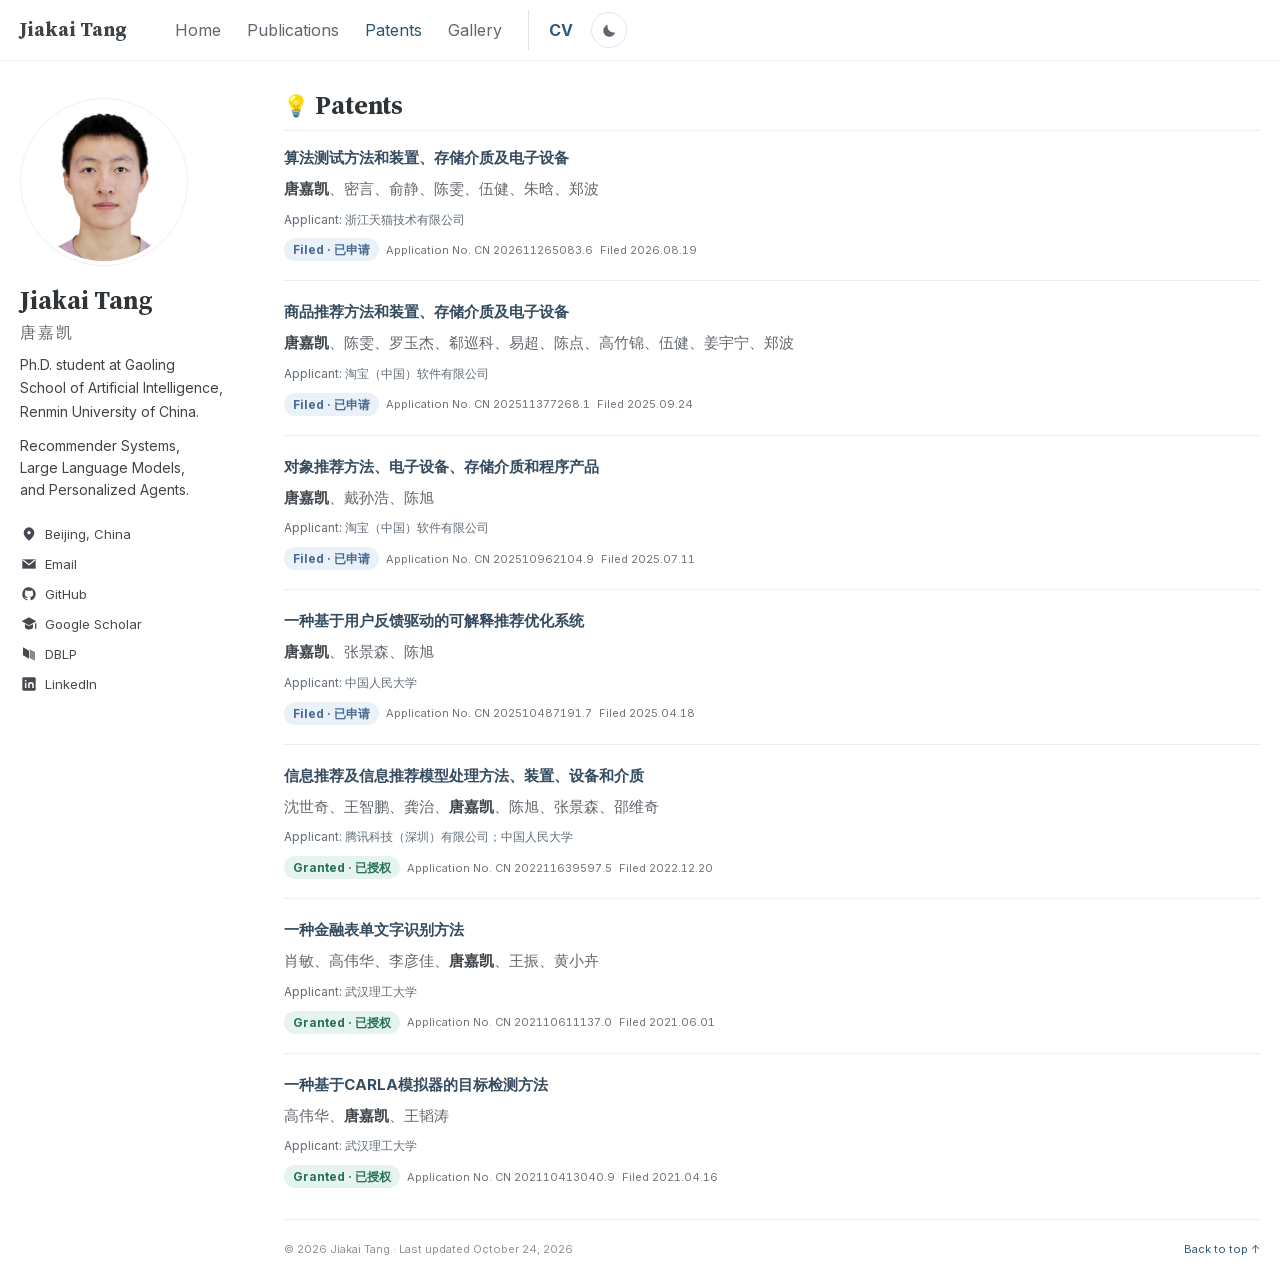
<file: patents.html>
<!doctype html>
<html lang="en">
<head>
  <meta charset="utf-8">
  <meta name="viewport" content="width=device-width, initial-scale=1">
  <title>Patents · Jiakai Tang</title>
  <meta name="description" content="Patents and industrial research contributions by Jiakai Tang.">
  <meta name="theme-color" content="#ffffff">
  <meta name="color-scheme" content="light">
  <script>
    // Light by default; apply a saved dark choice before the first paint.
    (() => {
      let theme;
      try { theme = localStorage.getItem('theme'); } catch {}
      document.documentElement.dataset.theme = theme === 'dark' ? 'dark' : 'light';
    })();
  </script>
  <meta name="google-site-verification" content="IjU5DXIl_b3xuy8beeihjfm2RMkB2Yd6SPrrIbL4gnI">
  <link rel="canonical" href="https://tangjiakai.github.io/patents.html">
  <meta property="og:type" content="profile">
  <meta property="og:title" content="Patents · Jiakai Tang">
  <meta property="og:description" content="Patents and industrial research contributions by Jiakai Tang.">
  <meta property="og:url" content="https://tangjiakai.github.io/patents.html">
  <meta property="og:image" content="https://tangjiakai.github.io/assets/portrait.jpg">
  <link rel="icon" href="/favicon.ico?v=d891ac708d90" sizes="16x16 32x32 48x48" type="image/x-icon">
  <link rel="icon" href="assets/favicon-32.png?v=d891ac708d90" sizes="32x32" type="image/png">
  <link rel="icon" href="assets/favicon-16.png?v=d891ac708d90" sizes="16x16" type="image/png">
  <link rel="icon" href="assets/favicon.svg?v=d891ac708d90" type="image/svg+xml">
  <link rel="apple-touch-icon" href="/apple-touch-icon.png?v=d891ac708d90" sizes="180x180">
  <link rel="preload" href="assets/fonts/inter-latin.woff2" as="font" type="font/woff2" crossorigin>
  <link rel="stylesheet" href="assets/style.css?v=84a4698795c0">
  <script type="application/ld+json">{"@context": "https://schema.org", "@type": "Person", "name": "Jiakai Tang", "alternateName": "唐嘉凯", "url": "https://tangjiakai.github.io/", "image": "https://tangjiakai.github.io/assets/portrait.jpg", "affiliation": {"@type": "CollegeOrUniversity", "name": "Renmin University of China"}, "sameAs": ["https://github.com/TangJiakai", "https://scholar.google.com/citations?user=7kB-4sEAAAAJ", "https://dblp.org/pid/294/2295.html", "https://www.linkedin.com/in/%E5%98%89%E5%87%AF-%E5%94%90-744894299/"], "knowsAbout": ["Recommender Systems", "Large Language Models", "Personalized Agents"]}</script>
  <script src="assets/site.js?v=a91f11faf3ba" defer></script>
</head>
<body>
<a class="skip-link" href="#main">Skip to content</a>
<header class="masthead"><div class="nav-wrap">
  <a class="brand" href="index.html">Jiakai Tang</a>
  <nav aria-label="Main navigation"><div class="nav-sections"><a href="index.html">Home</a><a href="publications.html">Publications</a><a href="patents.html" class="active" aria-current="page">Patents</a><a href="gallery.html">Gallery</a></div><a class="nav-cv" href="assets/Jiakai-Tang-CV.pdf" target="_blank" rel="noopener" title="View CV in a new tab">CV</a><button type="button" class="theme-toggle" aria-label="Switch to dark mode" title="Switch theme"><svg class="icon-moon" viewBox="0 0 24 24" aria-hidden="true" focusable="false"><path d="M20 14.5A8.5 8.5 0 0 1 9.5 4a8.5 8.5 0 1 0 10.5 10.5Z"/></svg><svg class="icon-sun" viewBox="0 0 24 24" aria-hidden="true" focusable="false"><circle cx="12" cy="12" r="4.2"/><path d="M12 2.5v2.2M12 19.3v2.2M2.5 12h2.2M19.3 12h2.2M5.3 5.3l1.6 1.6M17.1 17.1l1.6 1.6M5.3 18.7l1.6-1.6M17.1 6.9l1.6-1.6"/></svg></button></nav>
</div></header>
<div class="page-layout">
  <aside class="profile" aria-label="Profile">
    <img class="portrait" src="assets/portrait.jpg" width="413" height="591" alt="Portrait of Jiakai Tang">
    <h1>Jiakai Tang <span lang="zh-CN">唐嘉凯</span></h1>
    <p class="affiliation">Ph.D. student at Gaoling School of Artificial Intelligence, Renmin University of China.</p>
    <p class="profile-interests">Recommender Systems,<br>Large Language Models,<br>and Personalized Agents.</p>
    <ul class="contact-links">
      <li><span class="contact-row"><svg class="contact-icon" viewBox="0 0 24 24" aria-hidden="true" focusable="false"><path d="M20 10c0 6-8 12-8 12S4 16 4 10a8 8 0 1 1 16 0Z"/><circle cx="12" cy="10" r="2.5" fill="white"/></svg><span>Beijing, China</span></span></li>
      <li><a class="contact-row" href="mailto:tangjiakai5704@gmail.com"><svg class="contact-icon" viewBox="0 0 24 24" aria-hidden="true" focusable="false"><path d="M2 5h20v14H2Z"/><path d="m3 6 9 7 9-7" fill="none" stroke="white" stroke-width="1.8"/></svg><span>Email</span></a></li>
      <li><a class="contact-row" href="https://github.com/TangJiakai"><svg class="contact-icon" viewBox="0 0 24 24" aria-hidden="true" focusable="false"><path d="M12 2a10 10 0 0 0-3.16 19.49c.5.09.68-.22.68-.48v-1.69c-2.78.61-3.37-1.18-3.37-1.18-.45-1.16-1.11-1.47-1.11-1.47-.91-.62.07-.61.07-.61 1 .07 1.53 1.03 1.53 1.03.89 1.53 2.34 1.09 2.91.83.09-.65.35-1.09.64-1.34-2.22-.25-4.56-1.11-4.56-4.94 0-1.09.39-1.99 1.03-2.69-.1-.25-.45-1.27.1-2.65 0 0 .84-.27 2.75 1.03A9.6 9.6 0 0 1 12 6.99c.85 0 1.71.11 2.51.34 1.91-1.3 2.75-1.03 2.75-1.03.55 1.38.2 2.4.1 2.65.64.7 1.03 1.6 1.03 2.69 0 3.84-2.34 4.69-4.57 4.94.36.31.68.92.68 1.85v2.58c0 .27.18.58.69.48A10 10 0 0 0 12 2Z"/></svg><span>GitHub</span></a></li>
      <li><a class="contact-row" href="https://scholar.google.com/citations?user=7kB-4sEAAAAJ"><svg class="contact-icon" viewBox="0 0 24 24" aria-hidden="true" focusable="false"><path d="m1 8 11-6 11 6-11 6Zm5 4 6 3 6-3v6c-4 3-8 3-12 0Zm15-1h2v8h-2Z"/></svg><span>Google Scholar</span></a></li>
      <li><a class="contact-row" href="https://dblp.org/pid/294/2295.html"><svg class="contact-icon" viewBox="0 0 24 24" aria-hidden="true" focusable="false"><path d="m3 2 9 5v12l-9-5Z"/><path d="m13 5 8 4v13l-8-4Z" opacity=".65"/></svg><span>DBLP</span></a></li>
      <li><a class="contact-row" href="https://www.linkedin.com/in/%E5%98%89%E5%87%AF-%E5%94%90-744894299/"><svg class="contact-icon" viewBox="0 0 24 24" aria-hidden="true" focusable="false"><rect x="2" y="2" width="20" height="20" rx="2"/><circle cx="7" cy="7" r="1.4" fill="white"/><path d="M7 10v8m5 0v-8m0 4c0-5 6-5 6 0v4" fill="none" stroke="white" stroke-width="2.3"/></svg><span>LinkedIn</span></a></li>
    </ul>
  </aside>
  <main id="main"><section id="patents" aria-labelledby="patents-title">
      <h2 id="patents-title"><span aria-hidden="true">💡</span> Patents</h2>
      <ul class="patents-list"><li class="patent">
      <h3 lang="zh-CN">算法测试方法和装置、存储介质及电子设备</h3>
      <p class="authors" lang="zh-CN"><strong>唐嘉凯</strong>、密言、俞静、陈雯、伍健、朱晗、郑波</p>
      <p class="patent-applicant"><span>Applicant:</span> <span lang="zh-CN">浙江天猫技术有限公司</span></p>
      <p class="paper-meta"><span class="badge patent-filed">Filed · 已申请</span><span class="patent-number">Application No. CN 202611265083.6</span><span class="patent-date">Filed 2026.08.19</span></p>
    </li><li class="patent">
      <h3 lang="zh-CN">商品推荐方法和装置、存储介质及电子设备</h3>
      <p class="authors" lang="zh-CN"><strong>唐嘉凯</strong>、陈雯、罗玉杰、郗巡科、易超、陈点、高竹锦、伍健、姜宇宁、郑波</p>
      <p class="patent-applicant"><span>Applicant:</span> <span lang="zh-CN">淘宝（中国）软件有限公司</span></p>
      <p class="paper-meta"><span class="badge patent-filed">Filed · 已申请</span><span class="patent-number">Application No. CN 202511377268.1</span><span class="patent-date">Filed 2025.09.24</span></p>
    </li><li class="patent">
      <h3 lang="zh-CN">对象推荐方法、电子设备、存储介质和程序产品</h3>
      <p class="authors" lang="zh-CN"><strong>唐嘉凯</strong>、戴孙浩、陈旭</p>
      <p class="patent-applicant"><span>Applicant:</span> <span lang="zh-CN">淘宝（中国）软件有限公司</span></p>
      <p class="paper-meta"><span class="badge patent-filed">Filed · 已申请</span><span class="patent-number">Application No. CN 202510962104.9</span><span class="patent-date">Filed 2025.07.11</span></p>
    </li><li class="patent">
      <h3 lang="zh-CN">一种基于用户反馈驱动的可解释推荐优化系统</h3>
      <p class="authors" lang="zh-CN"><strong>唐嘉凯</strong>、张景森、陈旭</p>
      <p class="patent-applicant"><span>Applicant:</span> <span lang="zh-CN">中国人民大学</span></p>
      <p class="paper-meta"><span class="badge patent-filed">Filed · 已申请</span><span class="patent-number">Application No. CN 202510487191.7</span><span class="patent-date">Filed 2025.04.18</span></p>
    </li><li class="patent">
      <h3 lang="zh-CN">信息推荐及信息推荐模型处理方法、装置、设备和介质</h3>
      <p class="authors" lang="zh-CN">沈世奇、王智鹏、龚治、<strong>唐嘉凯</strong>、陈旭、张景森、邵维奇</p>
      <p class="patent-applicant"><span>Applicant:</span> <span lang="zh-CN">腾讯科技（深圳）有限公司；中国人民大学</span></p>
      <p class="paper-meta"><span class="badge patent-granted">Granted · 已授权</span><span class="patent-number">Application No. CN 202211639597.5</span><span class="patent-date">Filed 2022.12.20</span></p>
    </li><li class="patent">
      <h3 lang="zh-CN">一种金融表单文字识别方法</h3>
      <p class="authors" lang="zh-CN">肖敏、高伟华、李彦佳、<strong>唐嘉凯</strong>、王振、黄小卉</p>
      <p class="patent-applicant"><span>Applicant:</span> <span lang="zh-CN">武汉理工大学</span></p>
      <p class="paper-meta"><span class="badge patent-granted">Granted · 已授权</span><span class="patent-number">Application No. CN 202110611137.0</span><span class="patent-date">Filed 2021.06.01</span></p>
    </li><li class="patent">
      <h3 lang="zh-CN">一种基于CARLA模拟器的目标检测方法</h3>
      <p class="authors" lang="zh-CN">高伟华、<strong>唐嘉凯</strong>、王韬涛</p>
      <p class="patent-applicant"><span>Applicant:</span> <span lang="zh-CN">武汉理工大学</span></p>
      <p class="paper-meta"><span class="badge patent-granted">Granted · 已授权</span><span class="patent-number">Application No. CN 202110413040.9</span><span class="patent-date">Filed 2021.04.16</span></p>
    </li></ul>
    </section><footer><span>© 2026 Jiakai Tang · Last updated October 24, 2026</span><a href="#main">Back to top ↑</a></footer></main>
</div>
</body>
</html>
</file>
<file: assets/style.css>
:root { --sans:'Inter',-apple-system,BlinkMacSystemFont,'Segoe UI','PingFang SC','Hiragino Sans GB','Microsoft YaHei',sans-serif; --serif:'Source Serif 4','Songti SC','Noto Serif SC',Georgia,serif; --bg:#fff; --ink:#404449; --muted:#626d78; --link:#315b7d; --line:#eeeeef; --red:#ae3444; --purple:#763ca4; --width:1280px; }
* { box-sizing:border-box; }
html { scroll-padding-top:80px; }
@font-face { font-family:'Inter'; font-style:normal; font-weight:400 700; font-display:swap; src:url(fonts/inter-latin.woff2) format('woff2'); unicode-range:U+0000-00FF,U+0131,U+0152-0153,U+02BB-02BC,U+02C6,U+02DA,U+02DC,U+2000-206F,U+20AC,U+2122,U+2191,U+2193,U+2212,U+2215,U+FEFF,U+FFFD; }
@font-face { font-family:'Source Serif 4'; font-style:normal; font-weight:600 700; font-display:swap; src:url(fonts/source-serif-4-latin.woff2) format('woff2'); unicode-range:U+0000-00FF,U+0131,U+0152-0153,U+02BB-02BC,U+02C6,U+02DA,U+02DC,U+2000-206F,U+20AC,U+2122,U+2191,U+2193,U+2212,U+2215,U+FEFF,U+FFFD; }
body { margin:0; color:var(--ink); background:var(--bg); font:16px/1.65 var(--sans); font-feature-settings:'cv11','ss01'; -webkit-font-smoothing:antialiased; }
a { color:var(--link); text-decoration:none; text-underline-offset:3px; }
a:hover { text-decoration:underline; }
a:focus-visible { outline:3px solid #9ec4dc; outline-offset:4px; }
p { margin:0 0 14px; }
h1,h2,h3,h4 { margin:0; line-height:1.4; }
strong { font-weight:700; }
h2 { display:flex; align-items:center; gap:8px; font-family:var(--serif); font-size:25px; font-weight:700; letter-spacing:-.005em; color:#2f3439; padding-bottom:7px; margin-bottom:15px; border-bottom:1px solid var(--line); }
h2>span { flex:0 0 23px; width:23px; display:inline-flex; justify-content:center; font-size:21px; line-height:1; }
h3 { font-size:16px; }
section { margin:0 0 31px; scroll-margin-top:12px; }
.home-section { padding:22px; margin-bottom:22px; border:1px solid transparent; border-radius:16px; }
.home-section--tinted { background:#f6f8fa; border-color:#eaf0f4; }
.home-section > :last-child { margin-bottom:0; }
sup { font-size:.72em; line-height:0; }
.muted { color:var(--muted); }
.sr-only { position:absolute; width:1px; height:1px; padding:0; margin:-1px; overflow:hidden; clip:rect(0,0,0,0); white-space:nowrap; border:0; }
.skip-link { position:fixed; left:16px; top:-60px; z-index:20; padding:8px; background:white; }
.skip-link:focus { top:8px; }
.masthead { position:sticky; top:0; z-index:5; background:rgba(255,255,255,.86); backdrop-filter:saturate(1.6) blur(14px); -webkit-backdrop-filter:saturate(1.6) blur(14px); border-bottom:1px solid #f1f1f1; }
.nav-wrap { max-width:var(--width); margin:auto; min-height:60px; padding:0 20px; display:flex; gap:48px; align-items:center; }
.brand { color:#3c4349; font-family:var(--serif); font-size:19px; font-weight:700; white-space:nowrap; }
nav { display:flex; align-items:center; gap:26px; min-width:0; }
.nav-sections { display:flex; align-items:center; gap:26px; min-width:0; }
nav a { color:#5d6670; font-size:16px; white-space:nowrap; }
.masthead nav a { display:inline-flex; align-items:center; min-height:40px; }
nav a:hover,nav a.active { color:#2e536c; }
.nav-cv { flex-shrink:0; border-left:1px solid #dfe4e8; padding-left:20px; color:var(--link); font-weight:700; }
.section-nav { display:flex; flex-wrap:wrap; gap:8px 19px; padding:0 0 15px; margin-bottom:22px; border-bottom:1px solid var(--line); }
.section-nav a { font-size:12px; }
.floating-nav { position:sticky; top:calc(var(--masthead-height,53px) + 12px); z-index:4; width:max-content; max-width:100%; flex-wrap:nowrap; gap:3px; padding:6px; margin:0 0 25px; border:1px solid rgba(222,226,231,.85); border-radius:999px; background:rgba(255,255,255,.94); backdrop-filter:blur(14px); -webkit-backdrop-filter:blur(14px); box-shadow:0 4px 20px rgba(35,48,60,.08); overflow-x:auto; scrollbar-width:none; }
.floating-nav::-webkit-scrollbar { display:none; }
.floating-nav a { font-size:14px; flex-shrink:0; padding:7px 12px; border-radius:999px; line-height:1.5; color:#65717c; transition:background .15s,color .15s; }
.floating-nav a:hover { background:#f3f5f7; color:#315b7d; text-decoration:none; }
.floating-nav a.active { color:#a72b3f; background:#fbecee; font-weight:700; }
.floating-nav a:focus-visible { outline:none; box-shadow:inset 0 0 0 2px #9ec4dc; }
.floating-nav-label { flex-shrink:0; padding:0 10px; font-size:10px; color:#8b939b; letter-spacing:1px; text-transform:uppercase; }
html:has(.floating-nav) { scroll-padding-top:var(--section-offset,130px); }
.publication-year { scroll-margin-top:12px; }
.news-archive { margin:12px 0 0; }
.news-archive summary { color:var(--link); cursor:pointer; font-size:13px; width:fit-content; }
.news-archive summary:hover { text-decoration:underline; }
.page-intro { color:var(--muted); }
.gallery-group { margin-top:38px; }
.gallery-group h3 { color:var(--link); font-size:21px; margin-bottom:4px; }
.gallery-group > .muted { margin:0 0 22px; font-size:14px; }
.gallery-life > summary { display:flex; align-items:center; justify-content:space-between; gap:16px; padding:20px 22px; border:1px solid var(--line); border-radius:14px; background:var(--surface,#f7f9fb); cursor:pointer; list-style:none; }
.gallery-life > summary::-webkit-details-marker { display:none; }
.gallery-life > summary:focus-visible { outline:2px solid var(--link); outline-offset:4px; }
.life-title { display:block; color:var(--link); font-size:21px; font-weight:700; }
.life-description { display:block; margin-top:4px; font-size:14px; color:var(--muted); }
.life-action { display:flex; align-items:center; gap:10px; flex-shrink:0; color:var(--link); font-size:13px; font-weight:600; }
.life-chevron { font-size:20px; }
.life-collapse,.gallery-life[open] .life-expand { display:none; }
.gallery-life[open] .life-collapse { display:inline; }
.gallery-life[open] .life-chevron { transform:rotate(180deg); }
.life-albums { padding-top:22px; }
html[data-theme="dark"] .gallery-life > summary { background:#1a1d21; }
@media(max-width:440px) { .gallery-life > summary { padding:16px; gap:10px; } .life-action { font-size:12px; gap:6px; } }
.gallery-empty { background:#faf9f8; border:1px solid #ece9e6; border-radius:10px; padding:32px 24px; color:#83817f; font-size:14px; }
.gallery-album { scroll-margin-top:12px; margin:0 0 28px; padding:22px; border:1px solid #e8e3df; border-radius:16px; background:#faf9f7; }
.album-heading { display:flex; align-items:center; gap:14px; margin-bottom:18px; }
.album-heading::after { content:""; height:1px; background:#e5dfd9; flex:1; }
.album-heading h4 { margin:0; color:#6f4951; font-size:15px; font-weight:650; letter-spacing:.2px; }
.gallery-grid { --photo-gap:18px; display:grid; grid-template-columns:repeat(3,minmax(0,1fr)); gap:var(--photo-gap); align-items:start; }
.gallery-grid--masonry { grid-auto-rows:1px; row-gap:0; }
.gallery-grid--pair { grid-template-columns:repeat(2,minmax(0,1fr)); }
.gallery-photo { min-width:0; margin:0; padding:8px 8px 0; border:1px solid #e7e1dc; border-radius:10px; background:#fff; box-shadow:0 3px 10px rgba(55,40,33,.045); }
.gallery-image { position:relative; display:block; border-radius:5px; overflow:hidden; background:#f0eeeb; }
.gallery-image img { width:100%; height:auto; display:block; transition:opacity .2s; }
.gallery-image:hover img { opacity:.92; }
.photo-expand { position:absolute; bottom:8px; right:8px; display:grid; place-items:center; width:26px; height:26px; border-radius:50%; color:#fff; background:rgba(34,40,46,.65); font-size:17px; opacity:0; transition:opacity .2s; }
.gallery-image:hover .photo-expand,.gallery-image:focus-visible .photo-expand { opacity:1; }
.gallery-image:focus-visible { outline:2px solid #b83246; outline-offset:3px; }
.gallery-photo figcaption { font-size:13px; line-height:1.55; color:#74706d; padding:10px 4px 12px; }
.photo-viewer { max-width:94vw; max-height:94vh; padding:42px 20px 16px; border:0; border-radius:10px; background:#fff; }
.photo-viewer::backdrop { background:rgba(18,23,28,.85); }
.photo-viewer figure { margin:0; }
.photo-viewer img { display:block; max-width:85vw; max-height:75vh; object-fit:contain; margin:auto; }
.photo-viewer figcaption { text-align:center; padding-top:10px; }
.photo-close { position:absolute; right:8px; top:4px; width:36px; height:36px; border:0; background:transparent; color:var(--ink); font-size:28px; cursor:pointer; }
@media(prefers-reduced-motion:reduce) { .gallery-image img { transition:none; } }
@media(prefers-reduced-motion:no-preference) { html:has(.floating-nav) { scroll-behavior:smooth; } }
.page-layout { display:grid; grid-template-columns:218px minmax(0,1fr); gap:46px; max-width:var(--width); margin:0 auto; padding:27px 20px 0; }
.profile { position:sticky; top:83px; align-self:start; padding-top:10px; }
.portrait { width:168px; height:168px; object-fit:cover; object-position:center 12%; border-radius:50%; border:1px solid #eee; padding:4px; background:white; display:block; margin:0 0 17px; }
.profile h1 { font-family:var(--serif); font-size:25px; font-weight:700; color:#2f3439; margin-bottom:10px; }
.profile h1 span { display:block; font-size:16px; font-weight:400; letter-spacing:2px; color:#666b70; margin-top:3px; }
.affiliation { font-size:14px; line-height:1.65; margin:0 0 12px; max-width:203px; }
.profile-interests { font-size:14px; line-height:1.6; margin-bottom:22px; }
.contact-links { list-style:none; padding:0; margin:0; font-size:13px; }
.contact-links li { margin:0 0 10px; }
.contact-row { display:grid; grid-template-columns:17px minmax(0,1fr); align-items:center; column-gap:8px; color:#454a50; line-height:20px; }
.contact-icon { display:block; width:16px; height:16px; fill:currentColor; justify-self:center; }
.contact-row>span { display:block; }
main { min-width:0; }
#about { margin-bottom:24px; }
#about>p { line-height:1.65; }
#about>p a { text-decoration:underline; }
.email-contacts { border-top:1px solid var(--line); margin-top:20px; padding-top:14px; font-size:14px; }
.email-contact-row { display:grid; grid-template-columns:76px minmax(0,1fr); gap:12px; margin-bottom:7px; }
.email-label { color:var(--muted); font-weight:600; }
.email-options { display:flex; flex-wrap:wrap; gap:4px 20px; }
.email-contacts a { overflow-wrap:anywhere; text-decoration:underline; }
.email-note { display:inline-block; margin-left:12px; font-size:13px; color:var(--muted); }
.scholar-stats { display:flex; flex-wrap:wrap; align-items:center; gap:8px; font-size:13px; color:#676e75; margin-top:18px; }
.scholar-source { display:inline-flex; align-items:center; gap:6px; margin-right:3px; }
.metric-pill { display:inline-flex; overflow:hidden; align-items:stretch; border:1px solid #e1e8ef; border-radius:6px; line-height:1.8; }
.metric-pill span { padding:2px 8px; background:#f3f6f8; color:#5e6a74; }
.metric-pill strong { padding:2px 8px; background:#eaf2fa; font-variant-numeric:tabular-nums; }
.metric-pill:hover { text-decoration:none; border-color:#a5bdcf; }
.news-celebration { font-style:normal; font-size:.95em; }
.scholar-stats strong { color:#454c52; }
.metrics-date { display:inline-block; margin-left:4px; font-size:12px; color:#626d78; }
.news-list { padding-left:24px; margin:0; }
.news-list li { padding-left:2px; margin:8px 0; line-height:1.65; }
.news-list time { font-style:italic; font-weight:700; margin-right:10px; font-variant-numeric:tabular-nums; }
.news-list time:after { content:':'; }
.news-list a { text-decoration:underline; }
.award-text { color:var(--red); }
.oral-text { color:var(--purple); }
.year-heading { display:flex; align-items:center; gap:13px; margin:23px 0 15px; font-size:15px; }
.year-heading:after { content:''; flex:1; height:1px; background:#eee; }
.year-heading span { background:#f2f4f5; color:#5e6a74; border:1px solid #e8ecef; border-radius:20px; padding:2px 14px; line-height:1.7; font-size:13px; letter-spacing:.5px; }
.publications-list { padding:0 0 0 23px; margin:0; }
.publication { padding-left:2px; margin:0 0 22px; }
.publication::marker { font-size:12px; color:#666; }
.publication h4 { font-size:16px; font-weight:700; line-height:1.55; margin:0 0 6px; }
.publication h4 a { color:#354c60; }
.authors { font-size:15px; color:#62676d; line-height:1.65; margin:0 0 8px; }
.authors strong { color:#3d4349; }
.corresponding-author { display:inline-flex; vertical-align:super; margin-left:2px; line-height:0; }
.corresponding-author .contact-icon { width:11px; height:11px; }
.paper-meta { display:flex; flex-wrap:wrap; gap:5px 7px; align-items:center; margin:0; line-height:1.65; }
.badge { display:inline-flex; align-items:center; justify-content:center; border-radius:999px; padding:2px 9px; font-size:12px; font-weight:700; line-height:1.6; white-space:normal; }
.badge.venue { background:#eaf1f8; color:#315e88; }
.badge.ccf-a { background:#e8f0fa; color:#345e91; }
.badge.ccf-b { background:#e8f4ee; color:#36735c; }
.badge.award { background:#fbe8ec; color:var(--red); }
.badge.oral { background:#f0e6fa; color:var(--purple); }
.badge.deployed { gap:4px; background:#fff0d4; color:#87500d; border:1px solid #edc578; padding:1px 9px; box-shadow:0 1px 2px #a56b1310; }
.badge.deployed span { font-size:11px; line-height:1; }
.badge.status { background:#f0f1f4; color:#6b7080; }
.paper-link { font-size:12px; margin-left:3px; }
.resource-icon-link { display:inline-flex; align-items:center; justify-content:center; width:28px; height:28px; color:#454a50; border-radius:50%; }
.resource-icon-link:hover { color:var(--link); background:#eaf1f8; }
.github-stars { display:inline-flex; align-items:center; gap:5px; padding:1px 7px; border:1px solid #e2e5e8; border-radius:5px; background:#f7f8fa; color:#555e67; font-size:10.5px; font-weight:600; line-height:1.7; font-variant-numeric:tabular-nums; white-space:nowrap; }
.github-stars>span:first-child { color:#a57c26; }
.github-stars:hover { background:#fff6e5; border-color:#e4cea0; text-decoration:none; }
.software-list h4 { display:flex; flex-wrap:wrap; align-items:center; gap:5px 7px; }
.resource-icon-link .contact-icon { width:18px; height:18px; }
.patents-list { list-style:none; padding:0; margin:0; }
.patent { padding:0 0 19px; margin:0 0 19px; border-bottom:1px solid var(--line); }
.patent:last-child { border-bottom:0; padding-bottom:0; }
.patent h3 { font-size:15px; color:#354c60; margin-bottom:6px; line-height:1.65; }
.patent-applicant { font-size:12px; color:var(--muted); margin:0 0 9px; }
.patent-number,.patent-date { font-size:11px; color:#6e757c; font-variant-numeric:tabular-nums; }
.badge.patent-granted { color:#28705c; background:#e6f4ee; }
.badge.patent-filed { color:#496b91; background:#eaf1f8; }
.dated-list { list-style:none; padding:0; margin:0; }
.dated-list li { display:grid; grid-template-columns:132px minmax(0,1fr); gap:16px; margin:15px 0; font-size:16px; line-height:1.65; }
.dated-list .date { color:#606c78; font-size:14px; font-variant-numeric:tabular-nums; padding-top:2px; }
.dated-list h3 { font-size:17px; }
.dated-list p { font-size:15px; margin:5px 0 0; }
.honor-group { margin-top:24px; }
.honor-group + .honor-group { border-top:1px solid var(--line); padding-top:22px; margin-top:28px; }
.honor-group-title { font-size:18px; color:var(--link); margin:0 0 16px; }
.honor-cn { margin-left:9px; color:#626d78; font-size:14px; }
.honor-detail { display:block; color:#626d78; font-size:14px; margin-top:1px; }
.experience-list li { margin:22px 0; }
.education-list li { margin:22px 0; }
.school { display:grid; grid-template-columns:minmax(0,1fr) 112px; column-gap:24px; min-width:0; }
.school h3,.school p { grid-column:1; }
.school-logo { grid-column:2; grid-row:1 / 3; align-self:center; justify-self:center; }
.school-logo img { display:block; width:56px; height:56px; object-fit:contain; }
.school-logo--next img { width:100px; }
.employer { display:grid; grid-template-columns:minmax(0,1fr) 112px; align-items:center; gap:24px; min-width:0; }
.employer>div { grid-column:1; grid-row:1; }
.employer-heading { display:flex; align-items:center; flex-wrap:wrap; gap:7px 10px; }
.talent-badge { display:inline-flex; align-items:center; gap:7px; max-width:100%; padding:6px 12px; border:1px solid #863246; border-radius:9px; background:linear-gradient(120deg,#8e263c,#622b45); color:#fff7ed; line-height:1.5; box-shadow:0 3px 8px #64263a18; }
.talent-badge svg { width:18px; height:18px; fill:#f2ce80; flex-shrink:0; }
.talent-badge strong { font-size:14px; letter-spacing:.3px; }
.talent-badge > span { font-size:12px; font-weight:500; color:#f8e8d7; }
.company-logo { grid-column:2; grid-row:1; width:112px; height:54px; display:flex; align-items:center; justify-content:center; }
.company-logo img { display:block; width:100px; max-height:48px; object-fit:contain; }
.company-logo--taotian img { width:44px; height:44px; }
.company-logo--tongyi img { width:44px; height:44px; }
.company-logo--wechat img { width:48px; height:44px; }
.company-logo--noah img { width:48px; height:48px; }
.company-logo--kuaishou img { width:48px; height:48px; }
.position { color:#5c6874; font-size:15px!important; }
.service-group { margin-top:23px; }
.service-group + .service-group { margin-top:27px; padding-top:23px; border-top:1px solid var(--line); }
.service-group-title { color:#354c60; font-size:18px; margin:0 0 15px; }
.service-entry-heading { display:flex; flex-wrap:wrap; gap:7px 12px; align-items:center; }
.service-entry-heading h4,.software-list h4,.review-group h4 { font-size:17px; }
.service-role { display:inline-flex; align-items:center; color:#455d72; background:#edf2f6; border:1px solid #dce5ed; border-radius:999px; padding:3px 10px; font-size:12px; font-weight:600; line-height:1.5; }
.service-description { color:#5d6975; font-size:14px!important; margin:7px 0 0!important; line-height:1.7; }
.workshop-list li { margin:17px 0; }
.software-list { list-style:none; margin:0; padding:0; }
.software-list>li { padding:17px 19px; margin:12px 0; background:#fff; border:1px solid #e0e7ed; border-radius:12px; }
.review-group { display:grid; grid-template-columns:132px minmax(0,1fr); gap:16px; margin:16px 0; }
.review-group h4 { font-weight:600; }
.review-role { color:#626d78; font-size:13px; }
.venue-list { display:flex; flex-wrap:wrap; align-content:start; gap:8px; list-style:none; padding:0; margin:0; font-size:14px; }
.venue-list li { line-height:1.65; padding:3px 9px; background:#fff; border:1px solid #e0e7ed; border-radius:6px; }
footer { border-top:1px solid var(--line); padding:20px 0 28px; font-size:11px; color:#8b9298; display:flex; flex-wrap:wrap; justify-content:space-between; gap:14px; }
@media(min-width:1450px) { :root{--width:1300px} .page-layout{grid-template-columns:218px minmax(0,1fr);gap:46px} }
@media(max-width:1100px) { .nav-wrap{gap:28px} nav,.nav-sections{gap:17px} .nav-cv{padding-left:17px} .page-layout{grid-template-columns:190px minmax(0,1fr);gap:30px} }
@media(max-width:800px) {
  .nav-wrap { display:block; padding:11px 20px 0; }
  .brand { font-size:16px; }
  nav { gap:14px; padding:9px 0 12px; }
  .nav-sections { overflow-x:auto; flex:1; gap:16px; scrollbar-width:none; }
  .nav-sections::-webkit-scrollbar { display:none; }
  .nav-cv { padding:5px 0 5px 14px; }
  .masthead nav a { font-size:15px; }
  .section-nav { gap:7px 15px; padding:0 0 14px; margin-bottom:20px; }
  .section-nav a { font-size:11px; }
  .floating-nav { top:calc(var(--masthead-height,85px) + 8px); gap:2px; padding:5px; margin-bottom:22px; }
  .floating-nav a { padding:7px 10px; font-size:13px; }
  .floating-nav-label { padding:0 6px; font-size:9px; }
  .gallery-album { padding:14px; border-radius:12px; }
  .gallery-grid,.gallery-grid--pair { --photo-gap:12px; grid-template-columns:repeat(2,minmax(0,1fr)); }
  .gallery-photo { padding:5px 5px 0; }
  .gallery-photo figcaption { font-size:12px; padding:8px 2px; }
  .page-layout { display:block; padding:24px 20px 0; }
  .profile { position:static; display:grid; grid-template-columns:96px minmax(0,1fr); column-gap:20px; padding:0 0 21px; margin-bottom:23px; border-bottom:1px solid var(--line); }
  .portrait { width:96px; height:96px; grid-column:1; grid-row:1/4; margin:0; padding:3px; }
  .profile h1 { grid-column:2; font-size:22px; margin-bottom:7px; }
  .profile h1 span { font-size:14px; margin-top:3px; }
  .affiliation { grid-column:2; font-size:12px; max-width:none; margin:0; }
  .profile-interests { display:none; }
  .contact-links { grid-column:1/-1; display:flex; flex-wrap:wrap; gap:10px 16px; margin-top:15px; font-size:12px; }
  .contact-links li { margin:0; }
  .contact-links li:first-child { flex-basis:100%; }
  .contact-row { column-gap:6px; grid-template-columns:16px minmax(0,1fr); }
  .contact-icon { width:15px; height:15px; }
  body { font-size:15px; }
  section { margin-bottom:28px; scroll-margin-top:24px; }
  .home-section { padding:18px 14px; margin-bottom:18px; border-radius:12px; }
  .email-contact-row { grid-template-columns:1fr; gap:3px; margin-bottom:12px; }
  .email-note { display:block; margin-left:0; margin-top:2px; }
  h2 { font-size:20px; }
  .scholar-stats { font-size:12px; }
  .metrics-date { flex-basis:100%; display:block; margin-left:0; margin-top:2px; }
  .news-list { padding-left:20px; }
  .news-list li { font-size:15px; }
  .publications-list { padding-left:18px; }
  .publication h4 { font-size:16px; }
  .authors { font-size:14px; }
  .badge { font-size:11px; }
  .review-group { grid-template-columns:100px minmax(0,1fr); gap:12px; }
  .service-entry-heading h4,.software-list h4,.review-group h4 { font-size:16px; }
  .venue-list { font-size:14px; gap:7px; }
  .dated-list li { grid-template-columns:78px minmax(0,1fr); gap:12px; font-size:15px; }
  .dated-list .date { font-size:13px; }
  .dated-list h3 { font-size:16px; }
  .dated-list p { font-size:15px; }
  .school { grid-template-columns:minmax(0,1fr) 44px; column-gap:12px; }
  .school-logo { grid-row:1; }
  .school-logo img { width:40px; height:40px; }
  .school--next { grid-template-columns:minmax(0,1fr) 64px; }
  .school-logo--next img { width:64px; }
  .school p { grid-column:1 / -1; }
  .employer { grid-template-columns:minmax(0,1fr) 70px; gap:12px; }
  .company-logo { width:70px; height:48px; }
  .company-logo img { max-width:70px; }
  .company-logo--taotian img,.company-logo--tongyi img { width:36px; height:36px; }
  .company-logo--noah img { width:48px; height:48px; }
.company-logo--kuaishou img { width:40px; height:40px; }
  .company-logo--wechat img { width:40px; height:36px; }
  .honor-cn { display:block; margin:3px 0 0; }
  footer { font-size:10px; }
}
@media(prefers-reduced-motion:reduce) { html{scroll-behavior:auto} }
@media print { .masthead,.skip-link{display:none}.page-layout{padding:0;grid-template-columns:170px 1fr;gap:25px}.profile{position:static}.publication,.dated-list li{break-inside:avoid}a{color:inherit}footer{display:none}body{font-size:10pt} }

@media(max-width:440px) { .gallery-grid,.gallery-grid--pair { grid-template-columns:1fr; } }

/* A single event photo has a centered frame, without an empty second column. */
.gallery-grid--single { grid-template-columns:minmax(0,1fr); max-width:760px; margin-inline:auto; }

/* Readable project rows and a consistent, restrained role palette. */
.software-heading { display:flex; align-items:center; flex-wrap:wrap; gap:8px 12px; }
.software-heading h4 { min-width:0; }
.software-heading h4 a { display:inline-flex; align-items:center; gap:9px; }
.software-heading .github-stars { margin-left:auto; font-size:12px; }
.software-heading .contact-icon { width:19px; height:19px; flex-shrink:0; }
.service-role--organizer { color:#285c8c; background:#e9f2fb; border-color:#cbdff0; }
.service-role--volunteer { color:#286858; background:#eaf5ef; border-color:#cce6d8; }
.service-role--lead { color:#69458c; background:#f2ecf8; border-color:#ded0ed; }
.service-role--contributor { color:#455d72; background:#edf2f6; border-color:#dce5ed; }
@media(max-width:520px) {
  .dated-list li { grid-template-columns:minmax(0,1fr); gap:5px; margin:22px 0; }
  .dated-list .date { padding-top:0; }
  .review-group { grid-template-columns:minmax(0,1fr); gap:9px; margin:20px 0; }
  .review-group > div { display:flex; align-items:baseline; gap:10px; }
  .software-list>li { padding:15px; }
  .software-heading { gap:8px; }
  .employer { grid-template-columns:minmax(0,1fr) 48px; gap:10px; }
  .company-logo { width:48px; }
  .company-logo img { max-width:48px; }
}

/* Research highlights under the biography. */
.stat-strip { list-style:none; display:flex; flex-wrap:wrap; gap:10px; padding:0; margin:20px 0 10px; }
.stat-strip a { display:flex; align-items:baseline; gap:8px; padding:7px 12px; border:1px solid #e3e9ee; border-radius:9px; background:linear-gradient(180deg,#fbfcfd,#f3f6f9); color:var(--ink); transition:transform .2s,box-shadow .2s,border-color .2s; }
.stat-strip a:hover { text-decoration:none; border-color:#c9d7e3; transform:translateY(-2px); box-shadow:0 8px 20px rgba(35,60,85,.08); }
.stat-strip strong { font-size:18px; line-height:1.4; color:#24435c; font-variant-numeric:tabular-nums lining-nums; }
.stat-strip span { font-size:14px; color:var(--muted); }
.stat-note { display:flex; align-items:center; gap:6px; margin:0; font-size:12px; color:var(--muted); }
.stat-note .contact-icon { width:13px; height:13px; }

/* Selected publication cards. */
.paper-cards { list-style:none; display:grid; grid-template-columns:repeat(2,minmax(0,1fr)); gap:18px; padding:0; margin:6px 0 0; }
.paper-card { display:flex; flex-direction:column; min-width:0; overflow:hidden; border:1px solid #e3e8ed; border-radius:14px; background:#fff; transition:transform .2s,box-shadow .2s,border-color .2s; }
.paper-card:hover { transform:translateY(-3px); border-color:#cfdae4; box-shadow:0 12px 28px rgba(30,50,70,.09); }
.paper-cover { position:relative; display:flex; flex-direction:column; justify-content:flex-end; aspect-ratio:16/5.2; padding:16px 20px; overflow:hidden; color:#fff; background:var(--cover,#2d4f6c); }
.paper-cover::before { content:""; position:absolute; inset:0; background:radial-gradient(circle at 88% 12%,rgba(255,255,255,.22),transparent 42%),radial-gradient(circle at 8% 120%,rgba(255,255,255,.14),transparent 50%); }
.paper-cover::after { content:""; position:absolute; right:-30px; top:-30px; width:150px; height:150px; border:1px solid rgba(255,255,255,.2); border-radius:50%; box-shadow:0 0 0 22px rgba(255,255,255,.05),0 0 0 46px rgba(255,255,255,.04); }
.paper-cover:hover { text-decoration:none; }
.paper-cover img { position:absolute; inset:0; width:100%; height:100%; object-fit:cover; background:#fff; }
.cover-name { position:relative; font-family:var(--serif); font-size:30px; font-weight:700; line-height:1.1; letter-spacing:-.01em; }
.cover-venue { position:relative; margin-top:4px; font-size:12px; font-weight:600; letter-spacing:.08em; text-transform:uppercase; opacity:.82; }
.cover-1 { --cover:linear-gradient(135deg,#8e2a40,#c2563e); }
.cover-2 { --cover:linear-gradient(135deg,#2d4f6c,#4f7fa6); }
.cover-3 { --cover:linear-gradient(135deg,#4b2f73,#7d5aa8); }
.cover-4 { --cover:linear-gradient(135deg,#1f5b5a,#3f8f84); }
.cover-5 { --cover:linear-gradient(135deg,#34495e,#5d7b93); }
.cover-6 { --cover:linear-gradient(135deg,#6b3a28,#a8693f); }
.cover-7 { --cover:linear-gradient(135deg,#2c3e70,#5468a8); }
.cover-8 { --cover:linear-gradient(135deg,#3d5a3a,#6d8f58); }
.paper-card-body { display:flex; flex-direction:column; flex:1; padding:15px 18px 14px; }
.paper-tags:empty { display:none; }
.paper-tags { display:flex; flex-wrap:wrap; gap:5px 6px; margin:0 0 9px; }
.paper-card h3 { font-size:15.5px; line-height:1.45; margin:0 0 7px; }
.paper-card h3 a { color:#2f4a60; }
.paper-summary { font-size:14px; line-height:1.6; color:#5b6670; margin:0 0 12px; }
.paper-card-foot { display:flex; align-items:center; justify-content:space-between; gap:10px; margin:auto 0 0; padding-top:10px; border-top:1px solid var(--line); font-size:12.5px; color:var(--muted); }
.paper-actions { display:flex; gap:14px; font-weight:600; }
.section-more { margin:16px 0 0; font-size:14px; font-weight:600; }
.honor-more { margin-top:8px; }
.honor-more summary { width:fit-content; color:var(--link); cursor:pointer; font-size:14px; }
.honor-more summary:hover { text-decoration:underline; }

/* Publication search and filters. */
.pub-tools { position:relative; margin:4px 0 20px; }
.pub-search { display:flex; align-items:center; gap:10px; padding:0 14px; border:1px solid #dbe3ea; border-radius:12px; background:#fff; transition:border-color .15s,box-shadow .15s; }
.pub-search:focus-within { border-color:#8fb1cc; box-shadow:0 0 0 4px rgba(80,130,175,.14); }
.pub-search .contact-icon { width:18px; height:18px; color:#7a8794; flex-shrink:0; }
.pub-search input { flex:1; min-width:0; height:46px; border:0; outline:0; background:transparent; color:var(--ink); font:inherit; font-size:15px; }
.pub-search input::-webkit-search-cancel-button { cursor:pointer; }
.pub-search kbd { padding:1px 7px; border:1px solid #dde3e8; border-bottom-width:2px; border-radius:6px; color:#7a8794; font:12px/1.6 var(--sans); }
.pub-filters { display:flex; flex-wrap:wrap; gap:7px; margin-top:12px; }
.pub-filters button { padding:5px 13px; border:1px solid #dde4ea; border-radius:999px; background:#fff; color:#55626e; font:600 13px/1.5 var(--sans); cursor:pointer; transition:background .15s,color .15s,border-color .15s; }
.pub-filters button:hover { border-color:#b8c9d7; color:var(--link); }
.pub-filters button[aria-pressed="true"] { background:#2d4f6c; border-color:#2d4f6c; color:#fff; }
.pub-filters button:focus-visible,.action-chip:focus-visible { outline:3px solid #9ec4dc; outline-offset:2px; }
.pub-count { margin:10px 0 0; font-size:13px; color:var(--muted); }
.pub-empty { padding:28px; border:1px dashed #d8e0e7; border-radius:12px; color:var(--muted); text-align:center; }
.publication[hidden],.publication-year[hidden],.year-nav[hidden] { display:none; }
.search-snippet { margin:-2px 0 9px; padding:7px 11px; border-left:3px solid #c9d9e7; border-radius:0 8px 8px 0; background:#f6f9fb; color:#56616c; font-size:13.5px; line-height:1.6; }
.search-results { padding-left:23px; }
.pub-examples { display:flex; flex-wrap:wrap; align-items:center; gap:6px 8px; margin:10px 0 0; font-size:12.5px; color:var(--muted); }
.pub-examples[hidden] { display:none; }
.pub-examples button { padding:2px 10px; border:1px dashed #c7d5e2; border-radius:999px; background:transparent; color:var(--link); font:500 12.5px/1.6 var(--sans); cursor:pointer; }
.pub-examples button:hover { border-style:solid; background:#f1f6fb; }
.pub-count.is-semantic { color:#5b4a8a; font-weight:600; }
.snippet-label { display:inline-block; margin-right:8px; padding:0 7px; border-radius:999px; background:#ece7f8; color:#5b4a8a; font-size:11px; font-weight:700; letter-spacing:.02em; vertical-align:1px; }
html[data-theme="dark"] .pub-examples button { border-color:#3a4a5a; }
html[data-theme="dark"] .pub-examples button:hover { background:#22303e; }
html[data-theme="dark"] .pub-count.is-semantic { color:#c7b6f0; }
html[data-theme="dark"] .snippet-label { background:#2f2745; color:#d4c6f5; }
.related-tag { display:inline-block; margin-left:8px; padding:1px 8px; border-radius:999px; background:#eef3f8; color:#4f6a82; font-size:11px; font-weight:600; vertical-align:2px; }
html[data-theme="dark"] .related-tag { background:#22303e; color:#a9c4dc; }
html[data-theme="dark"] .search-snippet { background:#1c232b; border-left-color:#3a5570; color:#aab5c0; }
.publication mark { padding:0 1px; border-radius:3px; background:#fff0b8; color:inherit; }
/* Paper, code and citation actions share one compact button style. */
.action-chip { display:inline-flex; align-items:center; gap:5px; height:24px; padding:0 9px; border:1px solid #dfe4e9; border-radius:7px; background:#fff; color:#4d5762; font:600 12px/1 var(--sans); white-space:nowrap; cursor:pointer; transition:background .15s,border-color .15s,color .15s; }
.action-chip .contact-icon { width:13px; height:13px; }
.action-chip:hover { background:#f1f6fb; border-color:#c3d4e3; color:var(--link); text-decoration:none; }
.repo-button { padding:0; overflow:hidden; }
.repo-main { display:inline-flex; align-items:center; gap:5px; height:100%; padding:0 8px 0 9px; }
.repo-stars { display:inline-flex; align-items:center; gap:3px; height:100%; padding:0 8px; border-left:1px solid #dfe4e9; background:#f6f8fa; color:#4d5762; font-variant-numeric:tabular-nums; }
.repo-stars span { color:#b8862b; font-size:11px; }
.repo-button:hover .repo-stars { border-left-color:#c3d4e3; background:#e8f0f8; }
.bibtex-button.copied { background:#e6f4ee; border-color:#bfe0cf; color:#28705c; }

/* Sections ease in as they scroll into view; only when JavaScript and motion are available. */
@media(prefers-reduced-motion:no-preference) {
  .reveal { opacity:0; transform:translateY(14px); transition:opacity .6s ease,transform .6s ease; }
  .reveal.is-visible { opacity:1; transform:none; }
}
@media(prefers-reduced-motion:reduce) { .stat-strip a,.paper-card { transition:none; } .stat-strip a:hover,.paper-card:hover { transform:none; } }

@media(max-width:800px) {
  .paper-cards { grid-template-columns:minmax(0,1fr); gap:14px; }
  .cover-name { font-size:26px; }
  .pub-search kbd { display:none; }
  .profile h1 { font-size:23px; }
}

/* Light and dark theme switch in the header. */
.theme-toggle { flex-shrink:0; display:inline-grid; place-items:center; width:36px; height:36px; margin-left:-8px; padding:0; border:1px solid #e1e6ea; border-radius:50%; background:transparent; color:#5d6670; cursor:pointer; transition:background .15s,color .15s,border-color .15s; }
.theme-toggle:hover { background:#f2f5f7; color:#2e536c; }
.theme-toggle:focus-visible { outline:3px solid #9ec4dc; outline-offset:2px; }
.theme-toggle svg { width:17px; height:17px; }
.icon-moon { fill:currentColor; }
.icon-sun { display:none; fill:none; stroke:currentColor; stroke-width:1.9; stroke-linecap:round; }
.icon-sun circle { fill:currentColor; stroke:none; }
html[data-theme="dark"] .icon-moon { display:none; }
html[data-theme="dark"] .icon-sun { display:block; }
html[data-theme="dark"] .theme-toggle { border-color:#343b43; color:#c9d2da; }
html[data-theme="dark"] .theme-toggle:hover { background:#232930; color:#f2d48a; }
@media(max-width:800px) { .theme-toggle { width:32px; height:32px; margin-left:0; } }

/* Dark theme: only when chosen with the header toggle; the site is light by default. */
html[data-theme="dark"] { color-scheme:dark; --bg:#16191d; --ink:#d3d8dd; --muted:#98a3ae; --link:#8cbbe0; --line:#2a3037; --red:#f0828f; --purple:#c7a3ec; }
html[data-theme="dark"] .contact-icon [fill="white"] { fill:var(--bg); }
html[data-theme="dark"] .contact-icon [stroke="white"] { stroke:var(--bg); }
html[data-theme="dark"] h2,html[data-theme="dark"] .profile h1,html[data-theme="dark"] .brand { color:#eef1f4; }
html[data-theme="dark"] .profile h1 span,html[data-theme="dark"] .contact-row,html[data-theme="dark"] nav a,html[data-theme="dark"] .dated-list .date,html[data-theme="dark"] .honor-cn,html[data-theme="dark"] .honor-detail,html[data-theme="dark"] .position,html[data-theme="dark"] .service-description,html[data-theme="dark"] .authors,html[data-theme="dark"] .review-role,html[data-theme="dark"] .metrics-date,html[data-theme="dark"] .patent-number,html[data-theme="dark"] .patent-date { color:#a6b0ba; }
html[data-theme="dark"] .authors strong,html[data-theme="dark"] .publication h4 a,html[data-theme="dark"] .patent h3,html[data-theme="dark"] .paper-card h3 a,html[data-theme="dark"] .service-group-title,html[data-theme="dark"] .honor-group-title { color:#dfe7ee; }
html[data-theme="dark"] nav a:hover,html[data-theme="dark"] nav a.active,html[data-theme="dark"] .nav-cv { color:#9ccaf0; }
html[data-theme="dark"] .masthead { background:rgba(22,25,29,.85); border-bottom-color:#262b31; }
html[data-theme="dark"] .nav-cv { border-left-color:#343b43; }
html[data-theme="dark"] .home-section--tinted { background:#1c2025; border-color:#262c33; }
html[data-theme="dark"] .portrait { border-color:#2c3239; background:#1c2025; }
html[data-theme="dark"] .floating-nav { background:rgba(28,32,37,.9); border-color:#2e353d; box-shadow:0 4px 20px rgba(0,0,0,.35); }
html[data-theme="dark"] .floating-nav a { color:#a6b0ba; }
html[data-theme="dark"] .floating-nav a:hover { background:#262c33; color:#cfe3f3; }
html[data-theme="dark"] .floating-nav a.active { background:#3a2228; color:#f4a3ae; }
html[data-theme="dark"] .stat-strip a { background:linear-gradient(180deg,#1f242a,#1b1f24); border-color:#2c333b; }
html[data-theme="dark"] .stat-strip a:hover { border-color:#3e4b58; box-shadow:0 8px 22px rgba(0,0,0,.35); }
html[data-theme="dark"] .stat-strip strong { color:#cfe3f3; }
html[data-theme="dark"] .paper-card { background:#1c2025; border-color:#2a3138; }
html[data-theme="dark"] .paper-card:hover { border-color:#3a4652; box-shadow:0 12px 28px rgba(0,0,0,.4); }
html[data-theme="dark"] .paper-summary { color:#a6b0ba; }
html[data-theme="dark"] .badge.venue,html[data-theme="dark"] .badge.ccf-a { background:#21344a; color:#a9cdee; }
html[data-theme="dark"] .badge.ccf-b { background:#1d3a2f; color:#97d5b8; }
html[data-theme="dark"] .badge.award { background:#43222a; color:#f5a5b0; }
html[data-theme="dark"] .badge.oral { background:#33264a; color:#d4b6f2; }
html[data-theme="dark"] .badge.deployed { background:#3d2e14; color:#f0c97e; border-color:#6b5226; }
html[data-theme="dark"] .badge.status { background:#2a2e35; color:#b0b7c3; }
html[data-theme="dark"] .badge.patent-granted { background:#1d3a2f; color:#97d5b8; }
html[data-theme="dark"] .badge.patent-filed { background:#21344a; color:#a9cdee; }
html[data-theme="dark"] .year-heading span { background:#22272d; border-color:#2e353d; color:#b4bec8; }
html[data-theme="dark"] .year-heading:after { background:#2a3037; }
html[data-theme="dark"] .github-stars,html[data-theme="dark"] .action-chip { background:#1f242a; border-color:#333b44; color:#c3ccd5; }
html[data-theme="dark"] .repo-stars { background:#262c33; border-left-color:#333b44; color:#c3ccd5; }
html[data-theme="dark"] .repo-stars span { color:#e3b65a; }
html[data-theme="dark"] .action-chip:hover { background:#21344a; border-color:#35506a; color:#a9cdee; }
html[data-theme="dark"] .repo-button:hover .repo-stars { background:#24384e; border-left-color:#35506a; }
html[data-theme="dark"] .github-stars:hover { background:#3a3020; border-color:#6b5a33; }
html[data-theme="dark"] .bibtex-button.copied { background:#1d3a2f; border-color:#2f5a47; color:#97d5b8; }
html[data-theme="dark"] .resource-icon-link { color:#b4bec8; }
html[data-theme="dark"] .resource-icon-link:hover { background:#21344a; }
html[data-theme="dark"] .software-list>li,html[data-theme="dark"] .venue-list li { background:#1a1e23; border-color:#2c333b; }
html[data-theme="dark"] .service-role,html[data-theme="dark"] .service-role--contributor { background:#232a31; border-color:#323b44; color:#b4c4d2; }
html[data-theme="dark"] .service-role--organizer { background:#1f3247; border-color:#2e4a66; color:#a9cdee; }
html[data-theme="dark"] .service-role--volunteer { background:#1d362e; border-color:#2c5345; color:#97d5b8; }
html[data-theme="dark"] .service-role--lead { background:#2e2541; border-color:#47395f; color:#d1b8ef; }
html[data-theme="dark"] .school-logo img,html[data-theme="dark"] .company-logo img { padding:4px; border-radius:10px; background:#f4f5f6; }
html[data-theme="dark"] .pub-search,html[data-theme="dark"] .pub-filters button { background:#1c2025; border-color:#2e353d; }
html[data-theme="dark"] .pub-search kbd { border-color:#3a424b; color:#98a3ae; }
html[data-theme="dark"] .pub-filters button { color:#b4bec8; }
html[data-theme="dark"] .pub-filters button[aria-pressed="true"] { background:#8cbbe0; border-color:#8cbbe0; color:#13202c; }
html[data-theme="dark"] .pub-empty { border-color:#323a42; }
html[data-theme="dark"] .publication mark { background:#5a4a14; }
html[data-theme="dark"] .gallery-album { background:#1a1d21; border-color:#2a2f35; }
html[data-theme="dark"] .album-heading h4 { color:#e6c3ca; }
html[data-theme="dark"] .album-heading::after { background:#2e3339; }
html[data-theme="dark"] .gallery-photo,html[data-theme="dark"] .photo-viewer { background:#202429; border-color:#30363d; }
html[data-theme="dark"] .gallery-photo figcaption { color:#a6b0ba; }
html[data-theme="dark"] .gallery-empty { background:#1a1d21; border-color:#2a2f35; }
html[data-theme="dark"] .skip-link { background:#16191d; }
html[data-theme="dark"] .photo-close { color:#d3d8dd; }
html[data-theme="dark"] .paper-cover--figure { background:#f3f4f6; border-bottom-color:#2a3138; }
html[data-theme="dark"] .cover-chip { background:rgba(16,20,25,.82); }

/* Paper figures as card covers: the whole figure stays visible on a white panel. */
.paper-cover--figure { justify-content:center; aspect-ratio:16/8.4; padding:14px 16px; background:#fff; border-bottom:1px solid #edf0f3; }
.paper-cover--figure::before,.paper-cover--figure::after { display:none; }
.paper-cover--figure img { position:static; width:100%; height:100%; object-fit:contain; transition:transform .35s ease; }
.paper-card:hover .paper-cover--figure img { transform:scale(1.03); }
.cover-chip { position:absolute; left:12px; top:12px; padding:2px 9px; border-radius:999px; background:rgba(28,40,52,.78); color:#fff; font:600 11.5px/1.6 var(--sans); letter-spacing:.02em; backdrop-filter:blur(4px); }
@media(prefers-reduced-motion:reduce) { .paper-cover--figure img { transition:none; } .paper-card:hover .paper-cover--figure img { transform:none; } }
</file>
